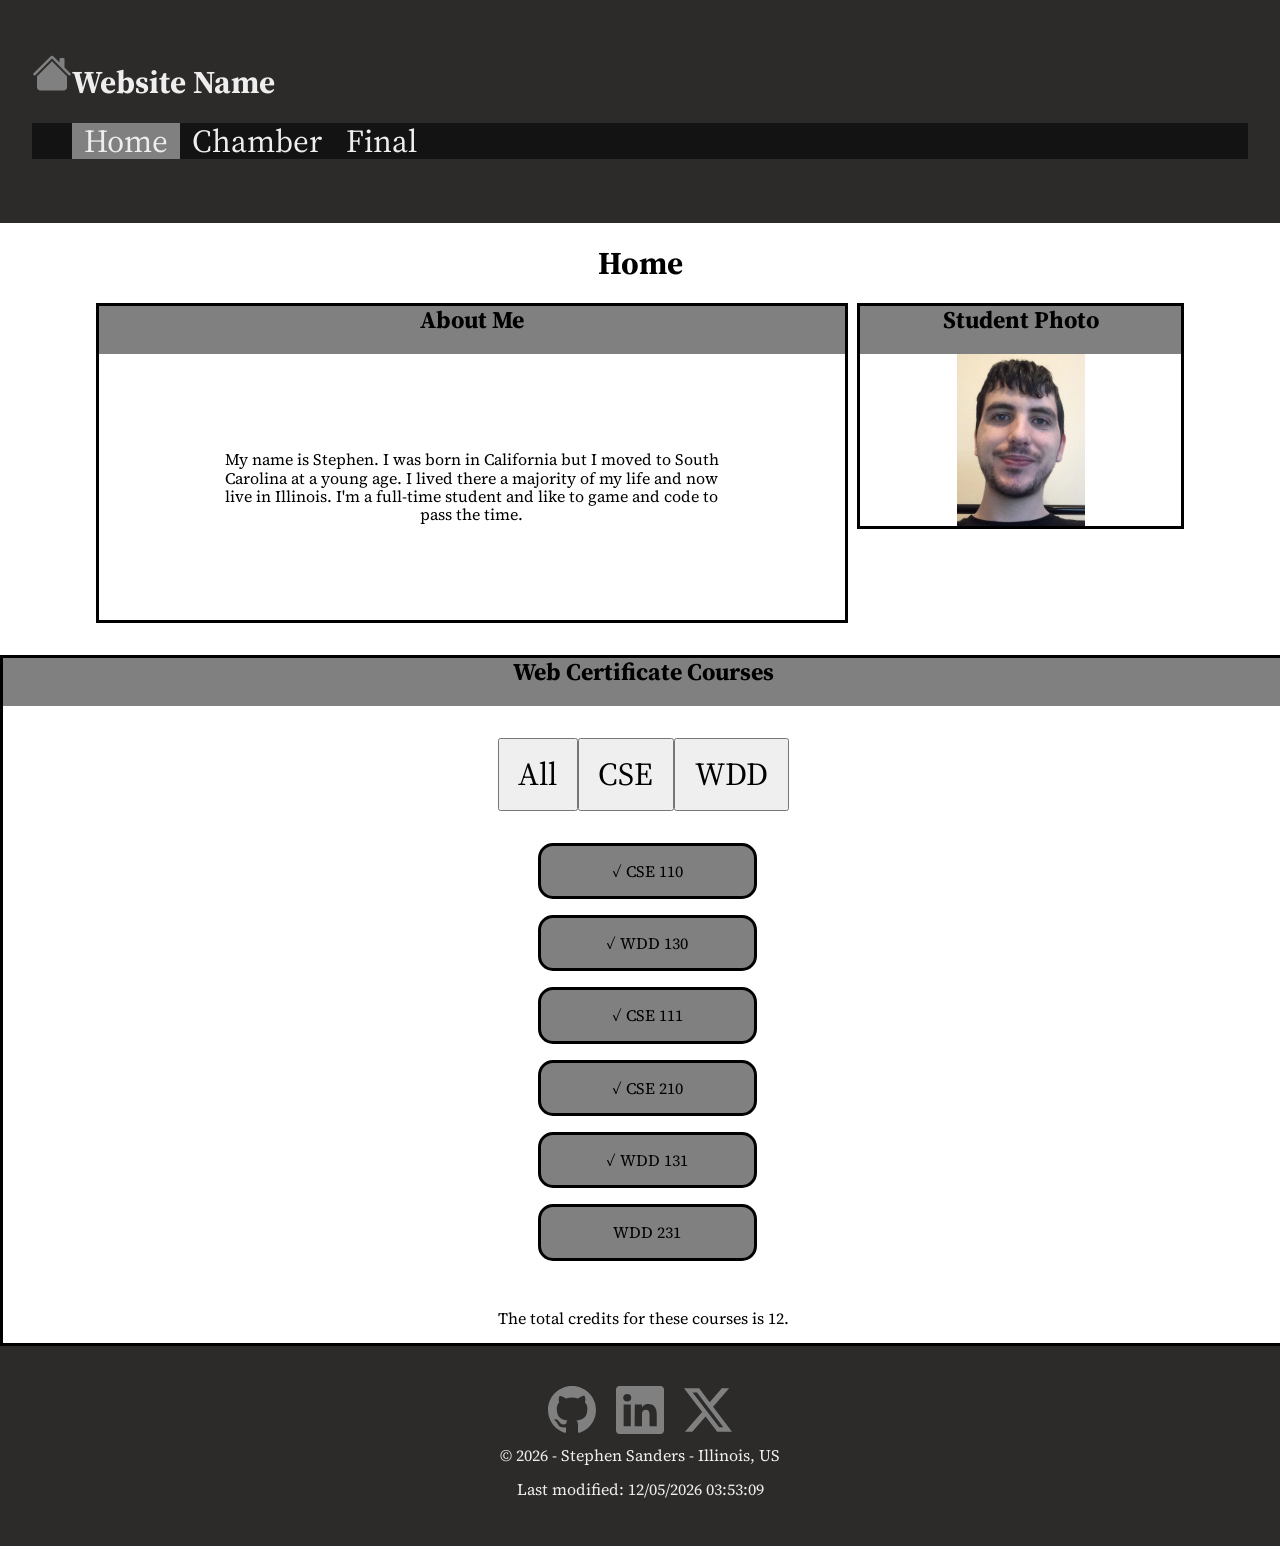
<file: index.html>
<!DOCTYPE html>
<html lang="en">
<head>
    <meta charset="UTF-8">
    <meta name="viewport" content="width=device-width, initial-scale=1.0">
        <meta name="author" content="Stephen Sanders">
    <meta name="description" 
        content="Webpage by Stephen Sanders for WDD 231 - Web Frontend Development. Home page with various student info and links to projects.">
    <title>WDD 231 - Web Frontend Development - Stephen Sanders</title>

    <meta property="og:title" content="Index">
    <meta property="og:description" content="A navigation page for WDD 231 course work.">
    <meta property="og:url" content="https://noctumbras.github.io/wdd231">
    <meta property="og:image" content="https://www.apple.com/ac/structured-data/images/open_graph_logo.png?202110180743">

    <link rel="stylesheet" href="styles/normalize.css">
    <link rel="stylesheet" href="styles/index_small.css">
    <link rel="stylesheet" href="styles/index_larger.css">

    <script src="scripts/footer.js" defer></script>
    <script src="scripts/nav.js" defer></script>
    <script src="scripts/index.js" defer></script>

    <link rel="preconnect" href="https://fonts.googleapis.com">
    <link rel="preconnect" href="https://fonts.gstatic.com" crossorigin>
    <link href="https://fonts.googleapis.com/css2?family=Source+Serif+4:ital,opsz,wght@0,8..60,200..900;1,8..60,200..900&display=swap" rel="stylesheet">
</head>
<body>
    <header>
        <h1><img src="images/house-fill.svg" alt="logo of a home">Website Name</h1>

        <button id="nav-button"></button>
        <nav id="nav-bar" class="navigation">
            <ul>
                <li class="current"><a href="#">Home</a></li>
                <li><a href="chamber/index.html">Chamber</a></li>
                <li><a href="final_project/home.html">Final</a></li>
            </ul>
        </nav>
    </header>

    <main>
        <h1>Home</h1>
        <section class="card" id="card-about-me">
            <h2>About Me</h2>
            <p>My name is Stephen. I was born in California but I moved to South Carolina at a young age.
                I lived there a majority of my life and now live in Illinois. I'm a full-time student and 
                like to game and code to pass the time.
            </p>
        </section>

        <section class="card" id="card-photo">
            <h2>Student Photo</h2>
            <img src="images/selfie.webp" alt="An image of the webpage creator.">
        </section>

        <section class="card" id="card-courses">
            <h2>Web Certificate Courses</h2>
            <div>
                <div id="filter-buttons-container">
                    <button id="filter-all">All</button>
                    <button id="filter-cse">CSE</button>
                    <button id="filter-wdd">WDD</button>
                </div>
                <ul id="course-list"></ul>
                <p id="credits"></p>
            </div>
        </section>
    </main>

    <footer>
        <div class="socials">
            <a href="https://github.com/"><img src="images/github.svg" alt="github logo"></a>
            <a href="https://www.linkedin.com"><img src="images/linkedin.svg" alt="linkedin logo"></a>
            <a href="https://x.com"><img src="images/twitter-x.svg" alt="x logo"></a>
        </div>
        <span id="current-year"></span>
        <p id="last-modified"></p>
    </footer>
</body>
</html>
</file>
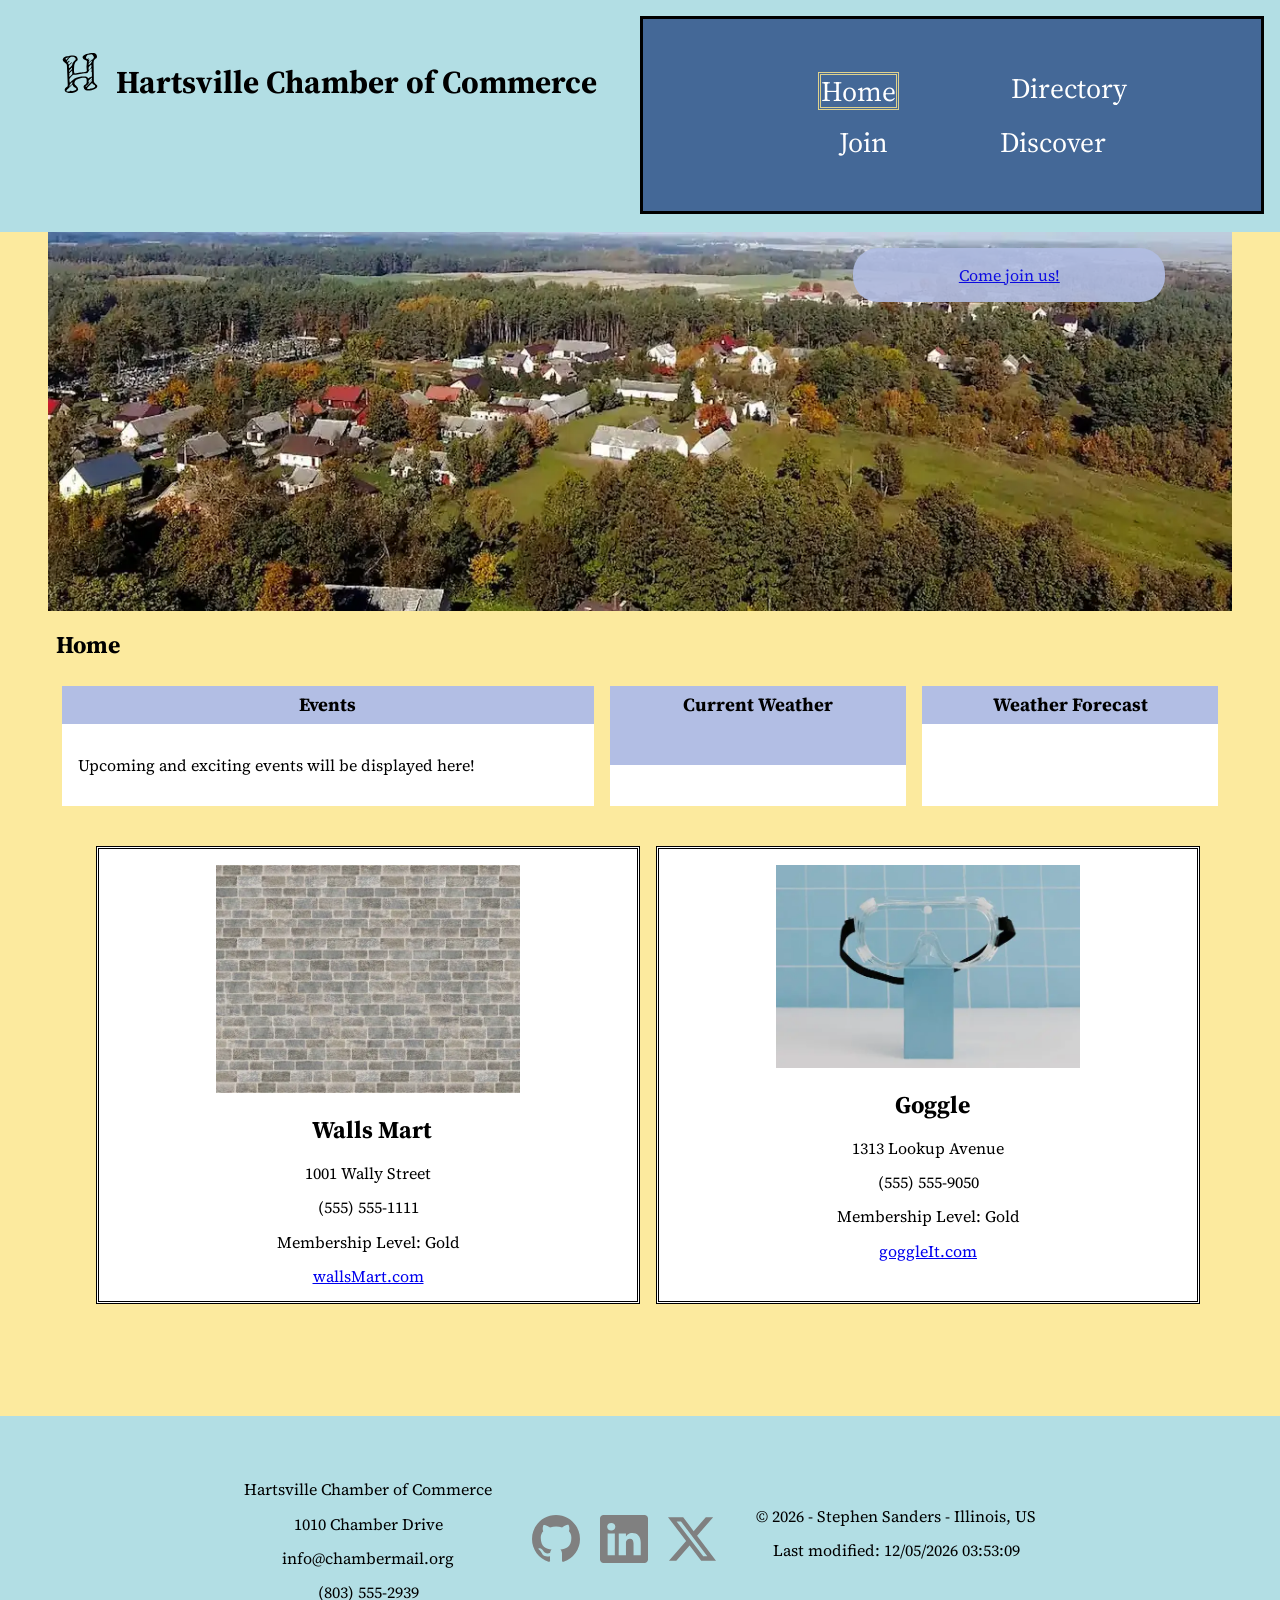
<file: chamber/index.html>
<!DOCTYPE html>
<html lang="en">
<head>
    <meta charset="UTF-8">
    <meta name="viewport" content="width=device-width, initial-scale=1.0">
    <meta name="author" content="Stephen Sanders">
    <meta name="description" 
        content="Webpage by Stephen Sanders for WDD 231 - Web Frontend Development. Chamber of Commerce home page.">
    <title>Chamber Home - WDD 231 - Web Frontend Development - Stephen Sanders</title>

    <meta property="og:title" content="Chamber Directory - WDD 231 - Web Frontend Development - Stephen Sanders">
    <meta property="og:description" content="Webpage by Stephen Sanders for WDD 231 - Web Frontend Development. Chamber of Commerce home page.">
    <meta property="og:url" content="https://noctumbras.github.io/wdd231/chamber/index.html">
    <meta property="og:image" content="https://noctumbras.github.io/wdd231/chamber/images/home_image.jpg">

    <link rel="icon" href="images/favicon.ico">

    <link rel="stylesheet" href="../styles/normalize.css">
    <link rel="stylesheet" href="styles/header.css">
    <link rel="stylesheet" href="styles/footer.css">
    <link rel="stylesheet" href="styles/small.css">
    <link rel="stylesheet" href="styles/large.css">

    <script src="../scripts/footer.js" defer></script>
    <script src="../scripts/nav.js" defer></script>
    <script src="scripts/index.js" defer></script>

    <link rel="preconnect" href="https://fonts.googleapis.com">
    <link rel="preconnect" href="https://fonts.gstatic.com" crossorigin>
    <link href="https://fonts.googleapis.com/css2?family=Source+Serif+4:ital,opsz,wght@0,8..60,200..900;1,8..60,200..900&display=swap" rel="stylesheet">
</head>
<body>
    <header>
        <h1><img src="images/letter-h.svg" alt="logo of the letter H" loading="lazy">Hartsville Chamber of Commerce</h1>

        <button id="nav-button" aria-label="Hamburger Button"></button>
        <nav id="nav-bar" class="navigation">
            <ul>
                <li class="current"><a href="#">Home</a></li>
                <li><a href="directory.html">Directory</a></li>
                <li><a href="join.html">Join</a></li>
                <li><a href="discover.html">Discover</a></li>
            </ul>
        </nav>
    </header>

    <main>
        <section id="hero-image-section">
            <picture id="hero-image">
                <source srcset="images/hero-image-medium.webp" media="(min-width: 500px)" width="1280" height="406">
                <img src="images/hero-image-small.webp" alt="hero image" width="320" height="240" loading="lazy">
            </picture>
            <section id="call-to-action">
                <a href="#">Come join us!</a>
            </section>
        </section>

        <h2>Home</h2>
        <section id="home-cards-section">
            <section class="home-card" id="current-events">
                <h3>Events</h3>
                <p>Upcoming and exciting events will be displayed here!</p>
            </section>
            <section class="home-card" id="current-weather">
                <h3>Current Weather</h3>
                <section id="weather-info"></section>
            </section>
            <section class="home-card" id="weather-forecast">
                <h3>Weather Forecast</h3>
            </section>
            <section id="spotlights"></section>
        </section>
    </main>

    <footer>
        <div id="contact-info">
            <p>Hartsville Chamber of Commerce</p>
            <p>1010 Chamber Drive</p>
            <p>info@chambermail.org</p>
            <p>(803) 555-2939</p>
        </div>
        

        <div class="socials">
            <a href="https://github.com/"><img src="../images/github.svg" alt="github logo" loading="lazy"></a>
            <a href="https://www.linkedin.com"><img src="../images/linkedin.svg" alt="linkedin logo" loading="lazy"></a>
            <a href="https://x.com"><img src="../images/twitter-x.svg" alt="x logo" loading="lazy"></a>
        </div>

        <div id="copyright-info">
            <span id="current-year"></span>
            <p id="last-modified"></p>
        </div>
    </footer>
</body>
</html>
</file>
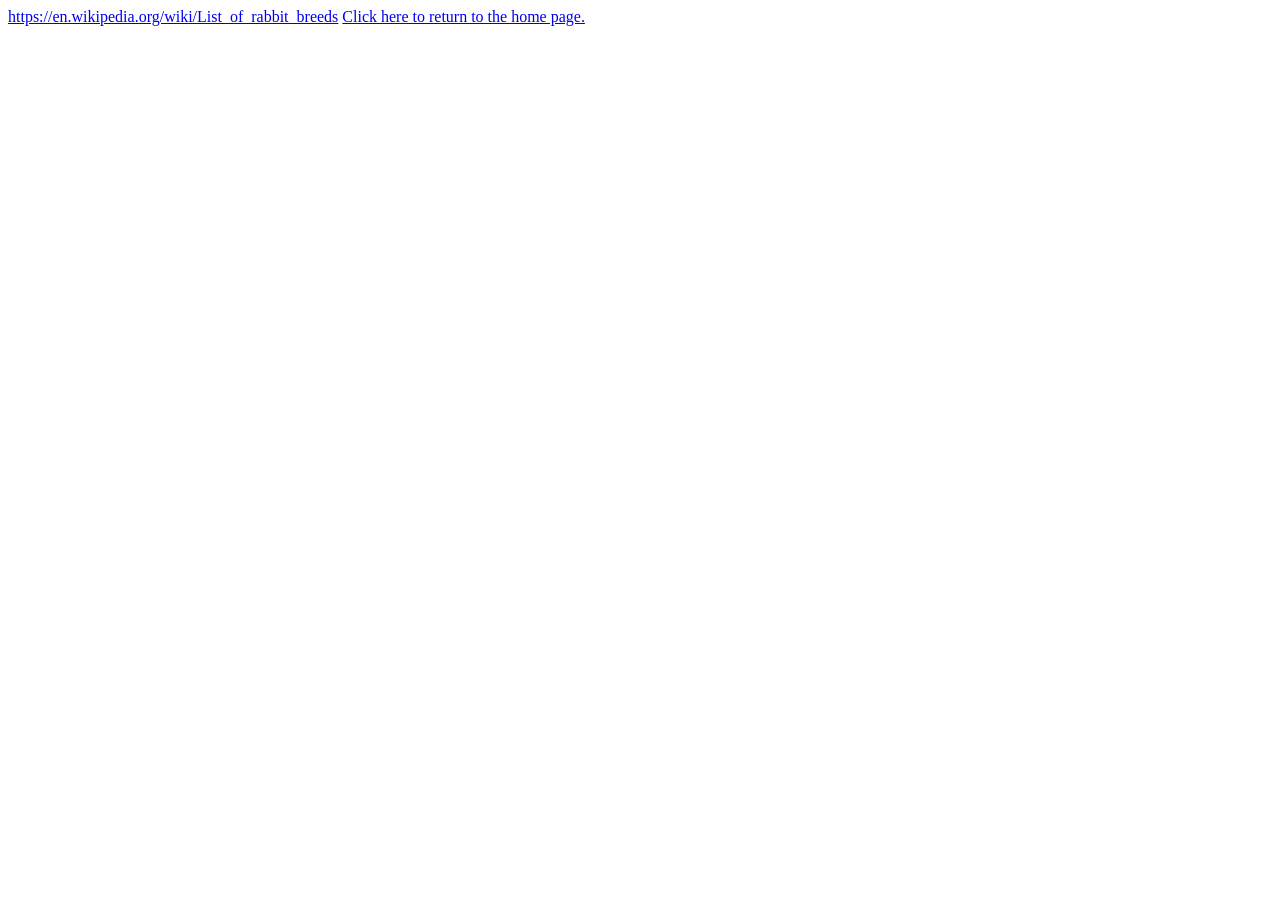
<file: attributions.html>
<!DOCTYPE html>
<html lang="en">
<head>
    <meta charset="UTF-8">
    <meta name="viewport" content="width=device-width, initial-scale=1.0">
    <title>Attributions</title>
</head>
<body>
    <a href="https://en.wikipedia.org/wiki/List_of_rabbit_breeds">https://en.wikipedia.org/wiki/List_of_rabbit_breeds</a>
    <a href="home.html">Click here to return to the home page.</a>
</body>
</html>
</file>
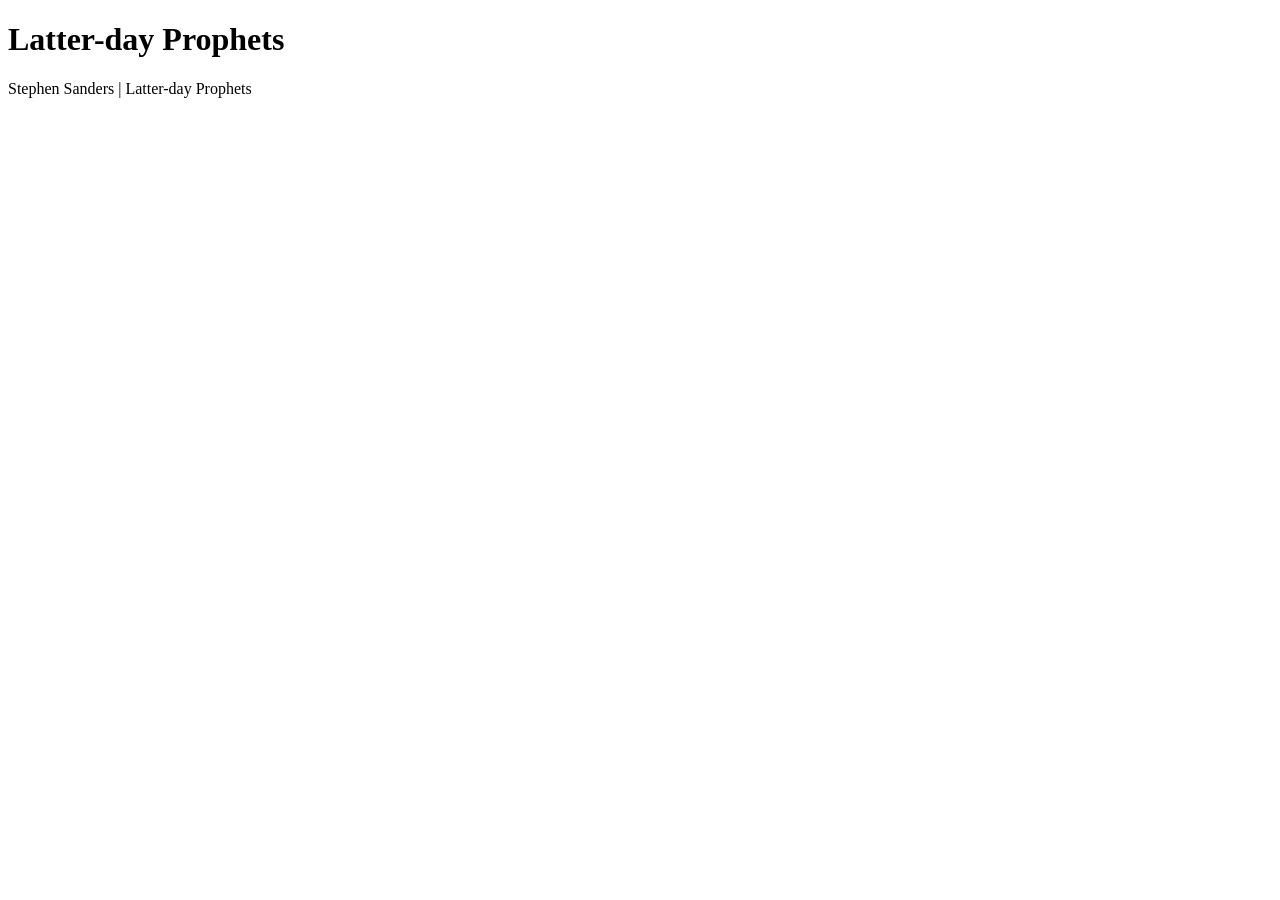
<file: prophets.html>
<!DOCTYPE html>
<html lang="en">
<head>
    <meta charset="UTF-8">
    <meta name="viewport" content="width=device-width, initial-scale=1.0">
    <title>Document</title>

    <link rel="stylesheet" href="styles/prophets.css">
    <script src="scripts/prophets.js" defer></script>
</head>
<body>
    <header>
      <h1>Latter-day Prophets</h1>
    </header>
    <main>
      <div id="cards"></div>
    </main>
    <footer>
      Stephen Sanders | Latter-day Prophets
    </footer>
</body>
</html>
</file>
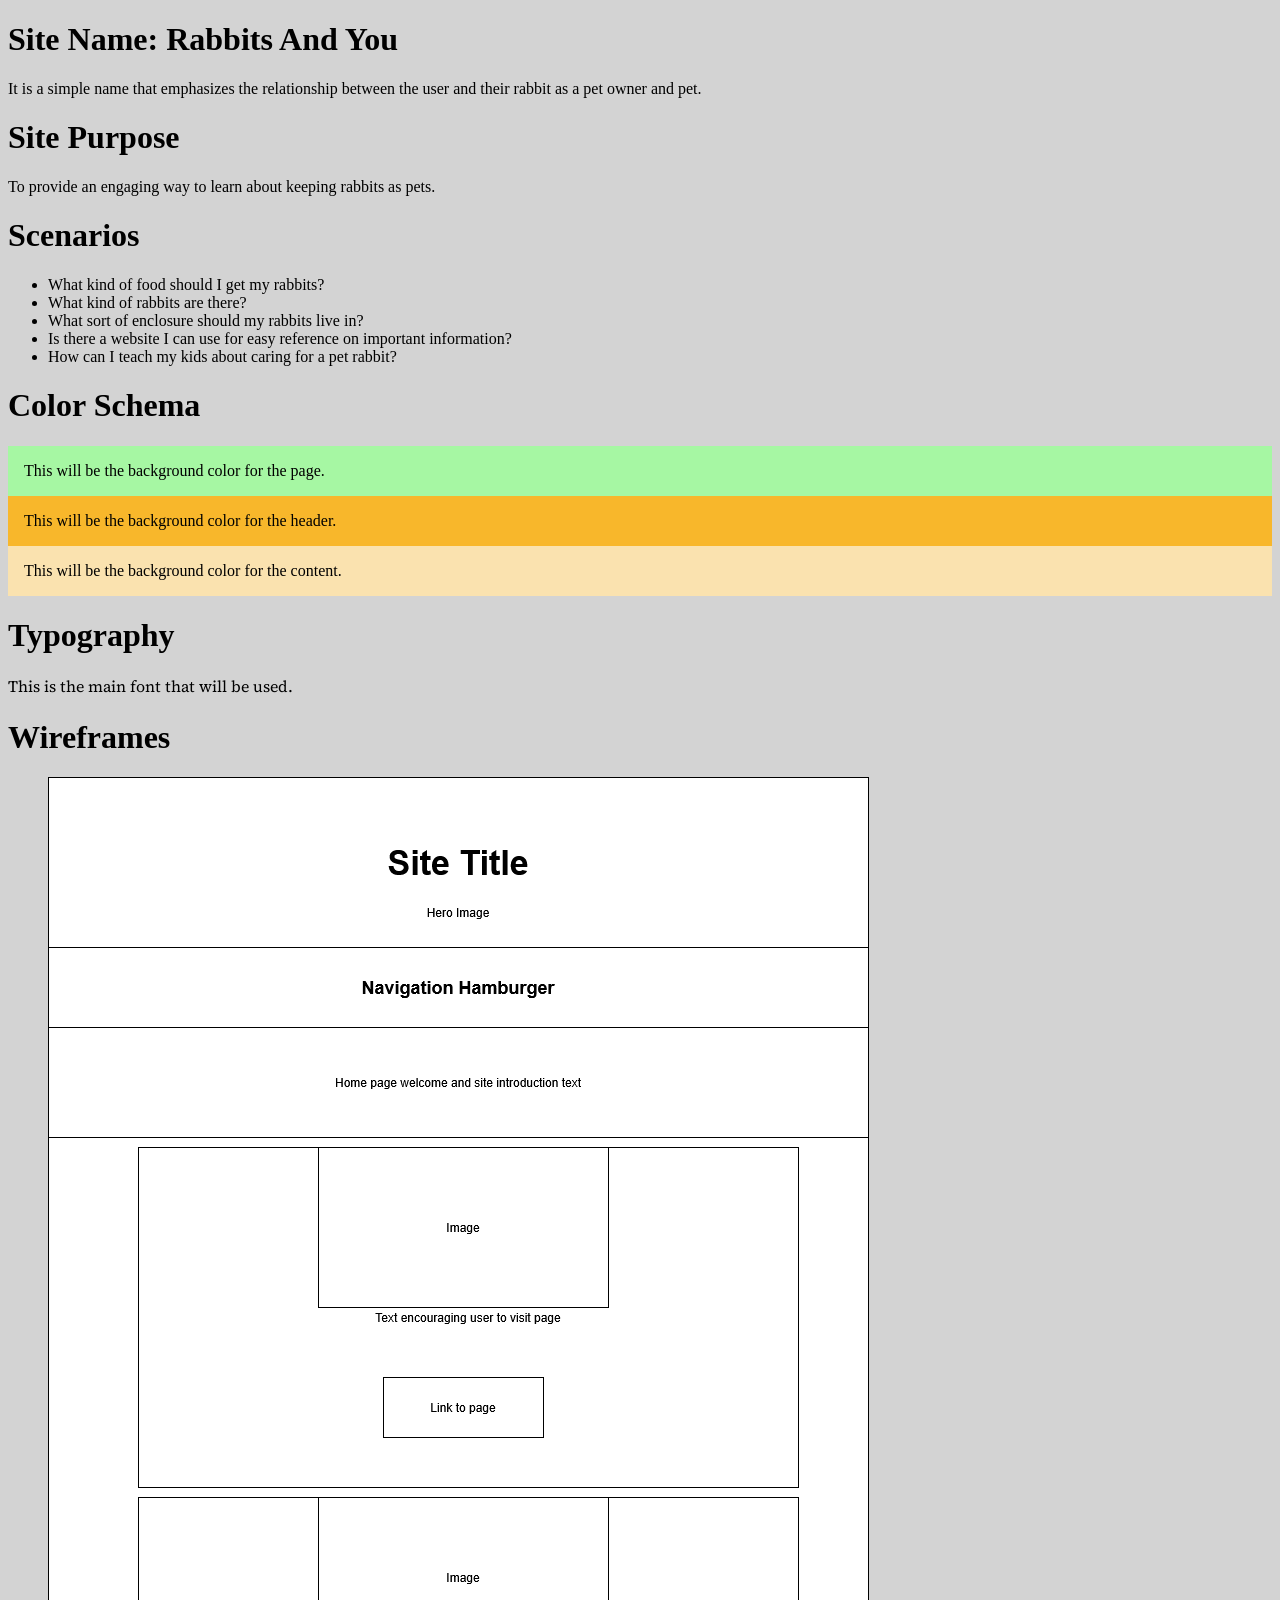
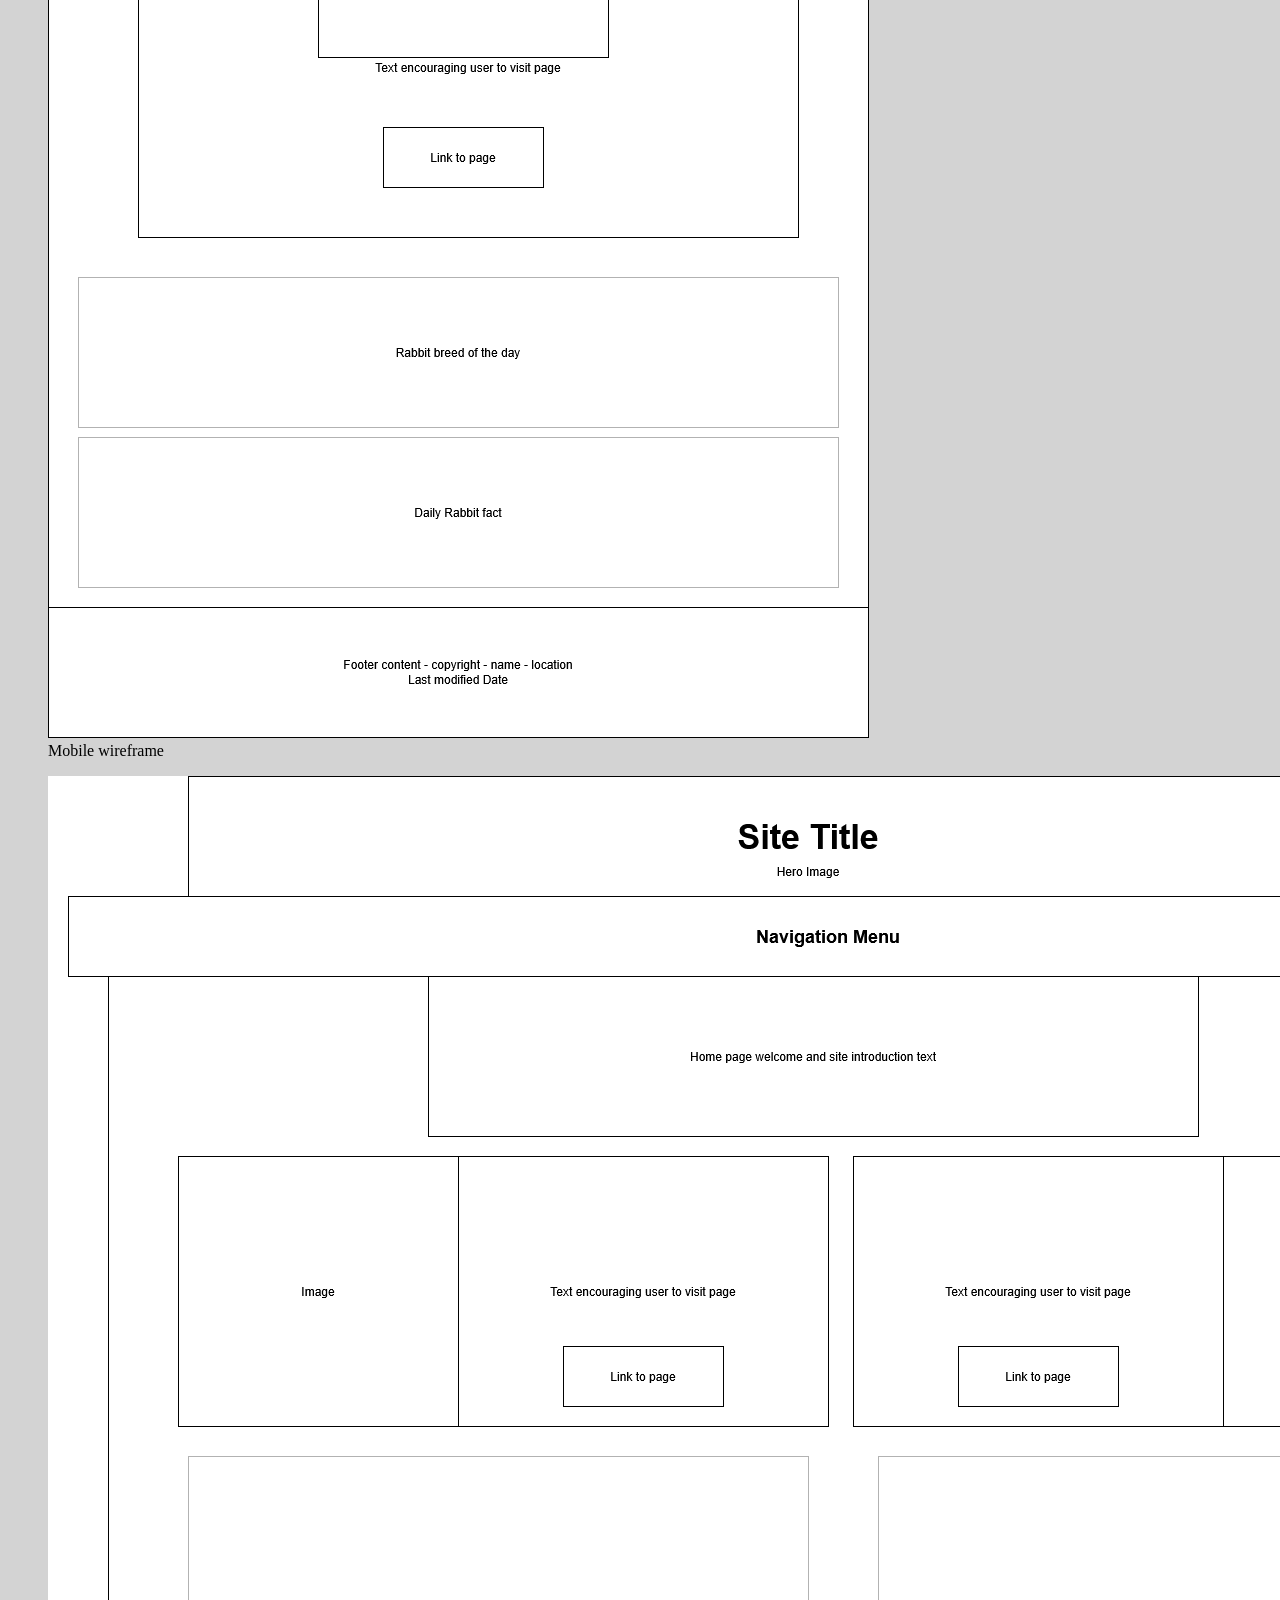
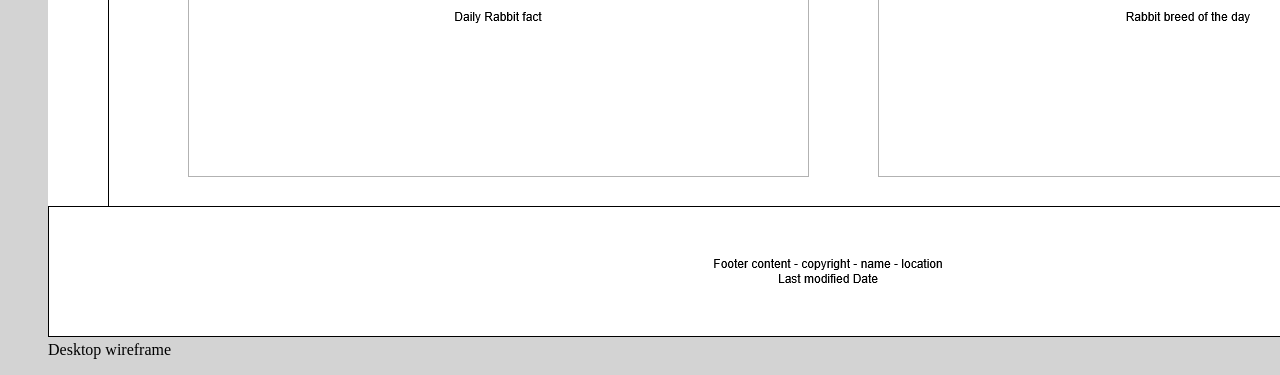
<file: siteplan.html>
<!DOCTYPE html>
<html lang="en">
<head>
    <meta charset="UTF-8">
    <meta name="viewport" content="width=device-width, initial-scale=1.0">
        <meta name="author" content="Stephen Sanders">
    <meta name="description" 
        content="Webpage by Stephen Sanders for WDD 231 - Web Frontend Development. Siteplan for Project.">
    <title>WDD231 - Project Siteplan - Stephen Sanders</title>
    <link rel="stylesheet" href="styles/siteplan.css">

    <link rel="preconnect" href="https://fonts.googleapis.com">
    <link rel="preconnect" href="https://fonts.gstatic.com" crossorigin>
    <link href="https://fonts.googleapis.com/css2?family=Source+Serif+4:ital,opsz,wght@0,8..60,200..900;1,8..60,200..900&display=swap" rel="stylesheet">
</head>
<body>
    <h1>Site Name: Rabbits And You</h1>
    <p>It is a simple name that emphasizes the relationship between the user and their rabbit as a pet owner and pet.</p>
    <h1>Site Purpose</h1>
    <p>To provide an engaging way to learn about keeping rabbits as pets.</p>
    <div>
        <h1>Scenarios</h1>
        <ul>
            <li>What kind of food should I get my rabbits?</li>
            <li>What kind of rabbits are there?</li>
            <li>What sort of enclosure should my rabbits live in?</li>
            <li>Is there a website I can use for easy reference on important information?</li>
            <li>How can I teach my kids about caring for a pet rabbit?</li>
        </ul>
    </div>
    <h1>Color Schema</h1>
    <div id="page-background-color">This will be the background color for the page.</div>
    <div id="header-background-color">This will be the background color for the header.</div>
    <div id="content-background-color">This will be the background color for the content.</div>
    <h1>Typography</h1>
    <p id="font-one">This is the main font that will be used.</p>
    <h1>Wireframes</h1>
    <figure>
        <img src="images/mobile-wireframe.png" alt="Mobile website wireframe">
        <figcaption>Mobile wireframe</figcaption>
    </figure>
    <figure>
        <img src="images/desktop-wireframe.png" alt="Desktop website wireframe">
        <figcaption>Desktop wireframe</figcaption>
    </figure>
</body>
</html>
</file>
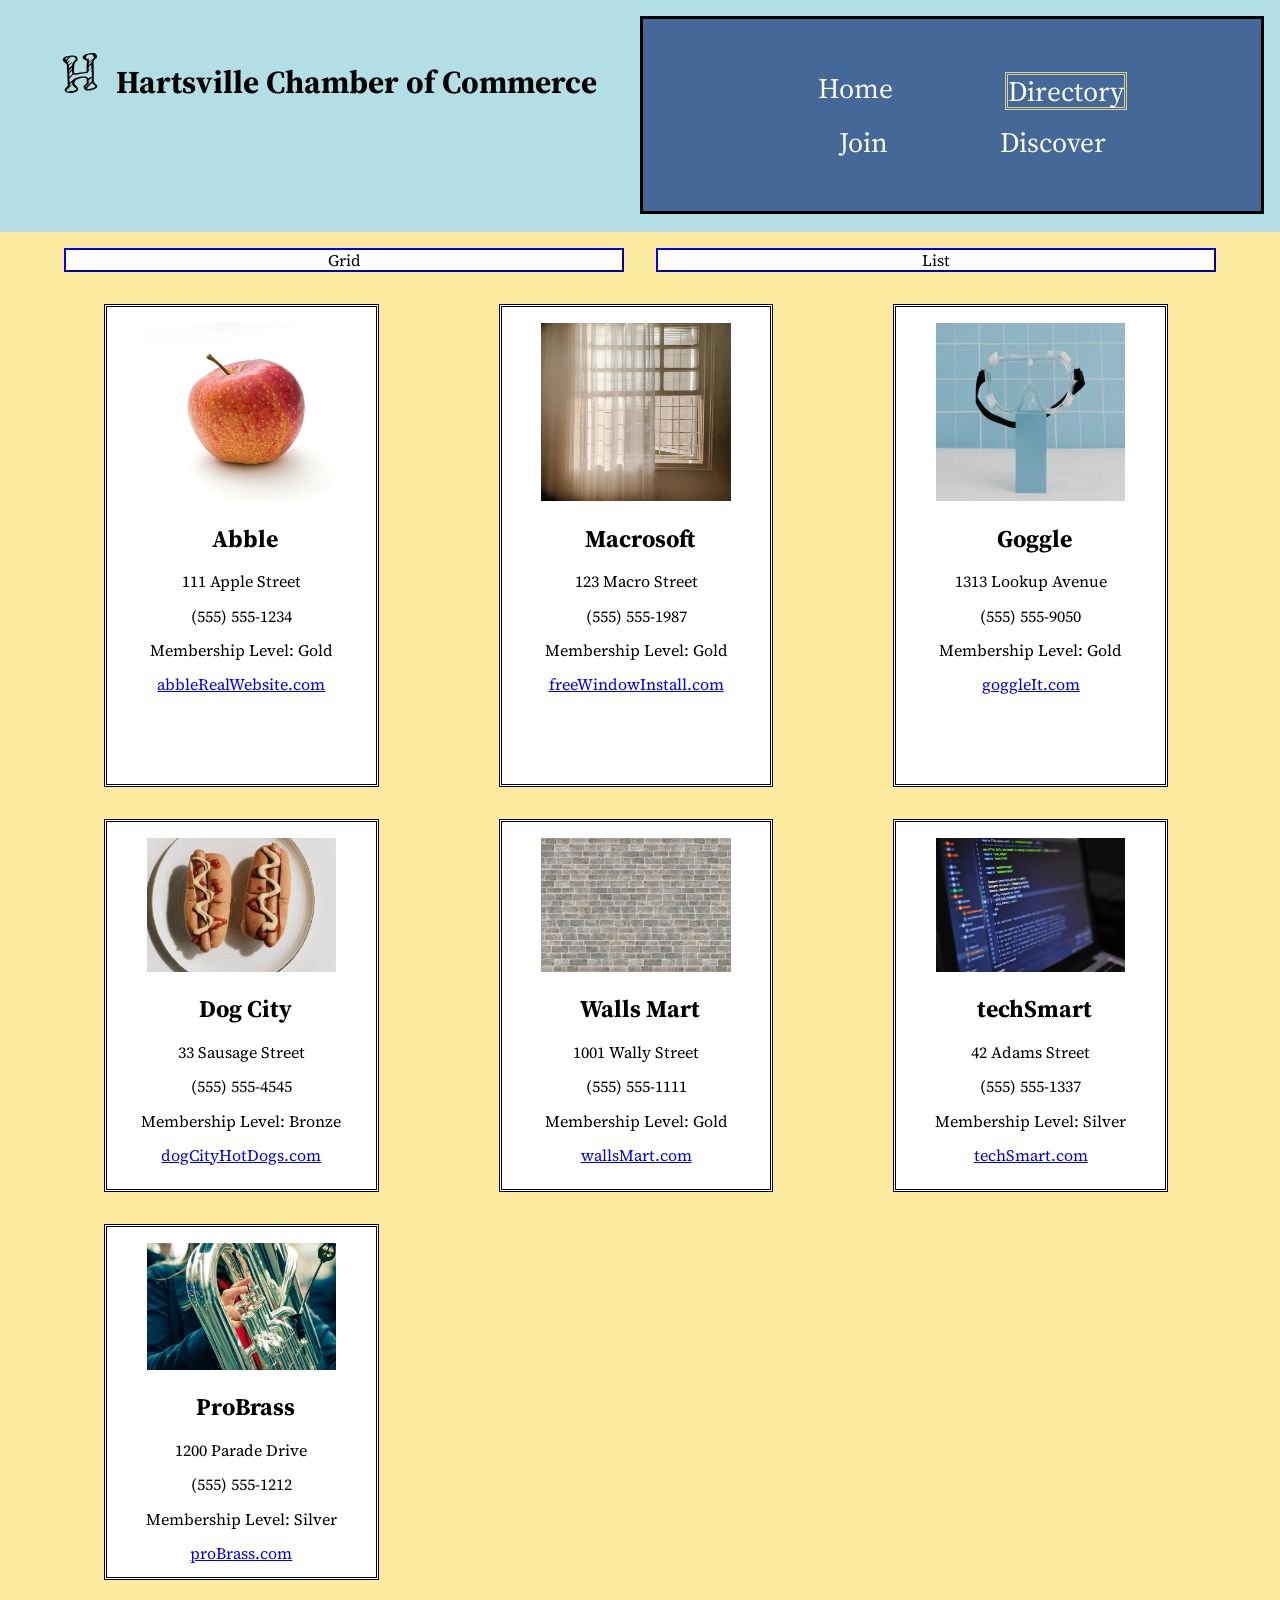
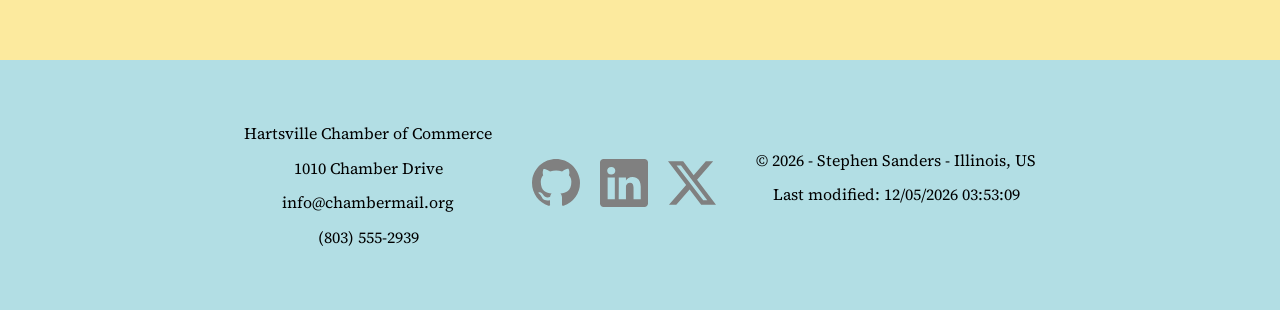
<file: chamber/directory.html>
<!DOCTYPE html>
<html lang="en">
<head>
    <meta charset="UTF-8">
    <meta name="viewport" content="width=device-width, initial-scale=1.0">
    <meta name="author" content="Stephen Sanders">
    <meta name="description" 
        content="Webpage by Stephen Sanders for WDD 231 - Web Frontend Development. Chamber of Commerce directory page.">
    <title>Chamber Directory - WDD 231 - Web Frontend Development - Stephen Sanders</title>

    <meta property="og:title" content="Chamber Directory - WDD 231 - Web Frontend Development - Stephen Sanders">
    <meta property="og:description" content="Webpage by Stephen Sanders for WDD 231 - Web Frontend Development. Chamber of Commerce directory page.">
    <meta property="og:url" content="https://noctumbras.io/wdd231/chamber/directory.html">
    <meta property="og:image" content="https://github.com/Noctumbras/wdd231/blob/master/chamber/images/directory_image.jpg">

    <link rel="icon" href="images/favicon.ico">

    <link rel="stylesheet" href="../styles/normalize.css">
    <link rel="stylesheet" href="styles/header.css">
    <link rel="stylesheet" href="styles/footer.css">
    <link rel="stylesheet" href="styles/small.css">
    <link rel="stylesheet" href="styles/large.css">

    <script src="../scripts/footer.js" defer></script>
    <script src="../scripts/nav.js" defer></script>
    <script src="scripts/directory.js" defer></script>

    <link rel="preconnect" href="https://fonts.googleapis.com">
    <link rel="preconnect" href="https://fonts.gstatic.com" crossorigin>
    <link href="https://fonts.googleapis.com/css2?family=Source+Serif+4:ital,opsz,wght@0,8..60,200..900;1,8..60,200..900&display=swap" rel="stylesheet">
</head>
<body>
    <header>
        <h1><img src="images/letter-h.svg" alt="logo of the letter H">Hartsville Chamber of Commerce</h1>

        <button id="nav-button"></button>
        <nav id="nav-bar" class="navigation">
            <ul>
                <li><a href="index.html">Home</a></li>
                <li class="current"><a href="#">Directory</a></li>
                <li><a href="join.html">Join</a></li>
                <li><a href="discover.html">Discover</a></li>
            </ul>
        </nav>
    </header>

    <main>
        <div id="directory-buttons">
            <button id="grid-view">Grid</button>
            <button id="column-view">List</button>
        </div>
        <ul id="companies-grid"></ul>
        <ul id="companies-list"></ul>
    </main>

    <footer>
        <div id="contact-info">
            <p>Hartsville Chamber of Commerce</p>
            <p>1010 Chamber Drive</p>
            <p>info@chambermail.org</p>
            <p>(803) 555-2939</p>
        </div>
        

        <div class="socials">
            <a href="https://github.com/"><img src="../images/github.svg" alt="github logo"></a>
            <a href="https://www.linkedin.com"><img src="../images/linkedin.svg" alt="linkedin logo"></a>
            <a href="https://x.com"><img src="../images/twitter-x.svg" alt="x logo"></a>
        </div>

        <div id="copyright-info">
            <span id="current-year"></span>
            <p id="last-modified"></p>
        </div>
    </footer>
</body>
</html>
</file>
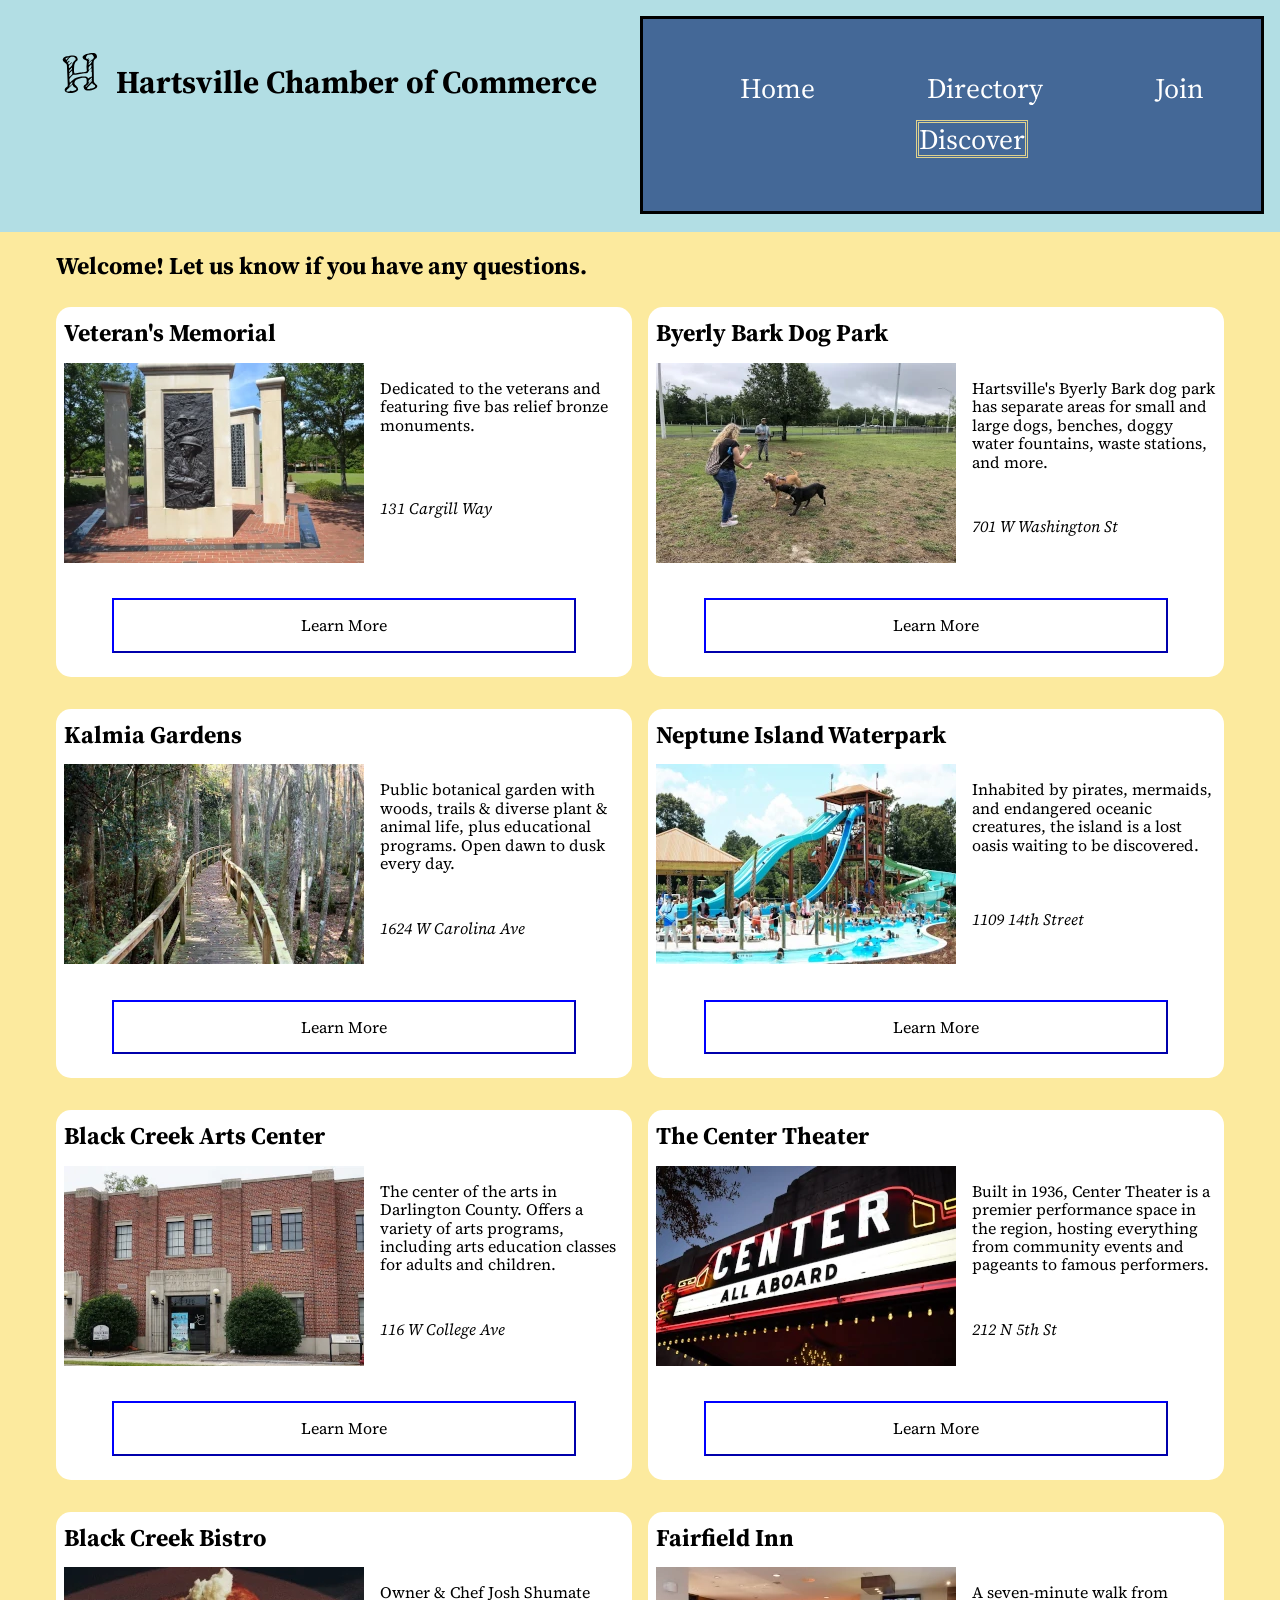
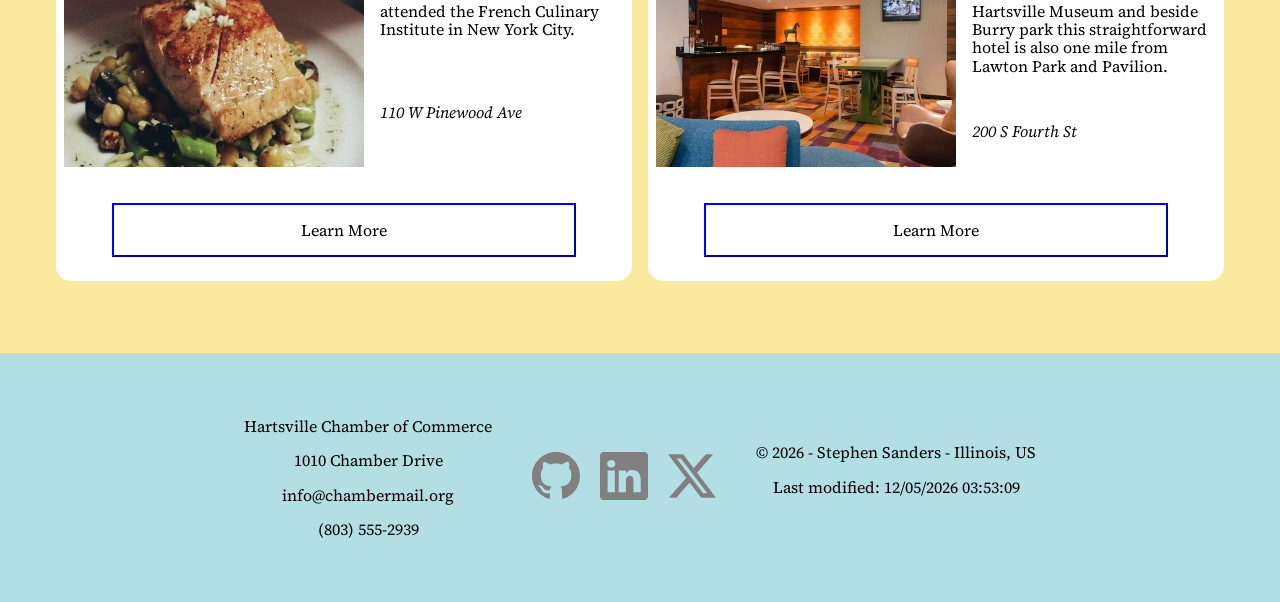
<file: chamber/discover.html>
<!DOCTYPE html>
<html lang="en">
<head>
    <meta charset="UTF-8">
    <meta name="viewport" content="width=device-width, initial-scale=1.0">
    <meta name="author" content="Stephen Sanders">
    <meta name="description" 
        content="Webpage by Stephen Sanders for WDD 231 - Web Frontend Development. Chamber of Commerce discover page.">
    <title>Chamber Discover - WDD 231 - Web Frontend Development - Stephen Sanders</title>

    <meta property="og:title" content="Chamber Discover - WDD 231 - Web Frontend Development - Stephen Sanders">
    <meta property="og:description" content="Webpage by Stephen Sanders for WDD 231 - Web Frontend Development. Chamber of Commerce discover page.">
    <meta property="og:url" content="https://noctumbras.github.io/wdd231/chamber/discover.html">
    <meta property="og:image" content="https://noctumbras.github.io/wdd231/chamber/images/discover_image.jpg">

    <link rel="icon" href="images/favicon.ico">

    <link rel="stylesheet" href="../styles/normalize.css">
    <link rel="stylesheet" href="styles/header.css">
    <link rel="stylesheet" href="styles/footer.css">
    <link rel="stylesheet" href="styles/small.css">
    <link rel="stylesheet" href="styles/large.css">

    <script src="../scripts/footer.js" defer></script>
    <script src="../scripts/nav.js" defer></script>
    <script src="scripts/discover.js" type="module"></script>

    <link rel="preconnect" href="https://fonts.googleapis.com">
    <link rel="preconnect" href="https://fonts.gstatic.com" crossorigin>
    <link href="https://fonts.googleapis.com/css2?family=Source+Serif+4:ital,opsz,wght@0,8..60,200..900;1,8..60,200..900&display=swap" rel="stylesheet">
</head>
<body>
    <header>
        <h1><img src="images/letter-h.svg" alt="logo of the letter H">Hartsville Chamber of Commerce</h1>

        <button id="nav-button" aria-label="Hamburger Button"></button>
        <nav id="nav-bar" class="navigation">
            <ul>
                <li><a href="index.html">Home</a></li>
                <li><a href="directory.html">Directory</a></li>
                <li><a href="join.html">Join</a></li>
                <li class="current"><a href="#">Discover</a></li>
            </ul>
        </nav>
    </header>

    <main>
        <h2 id="welcome-back">Welcome! Let us know if you have any questions.</h2>
        <div id="place-cards-div"></div>
    </main>

    <footer>
        <div id="contact-info">
            <p>Hartsville Chamber of Commerce</p>
            <p>1010 Chamber Drive</p>
            <p>info@chambermail.org</p>
            <p>(803) 555-2939</p>
        </div>
        

        <div class="socials">
            <a href="https://github.com/"><img src="../images/github.svg" alt="github logo"></a>
            <a href="https://www.linkedin.com"><img src="../images/linkedin.svg" alt="linkedin logo"></a>
            <a href="https://x.com"><img src="../images/twitter-x.svg" alt="x logo"></a>
        </div>

        <div id="copyright-info">
            <span id="current-year"></span>
            <p id="last-modified"></p>
        </div>
    </footer>
</body>
</html>
</file>
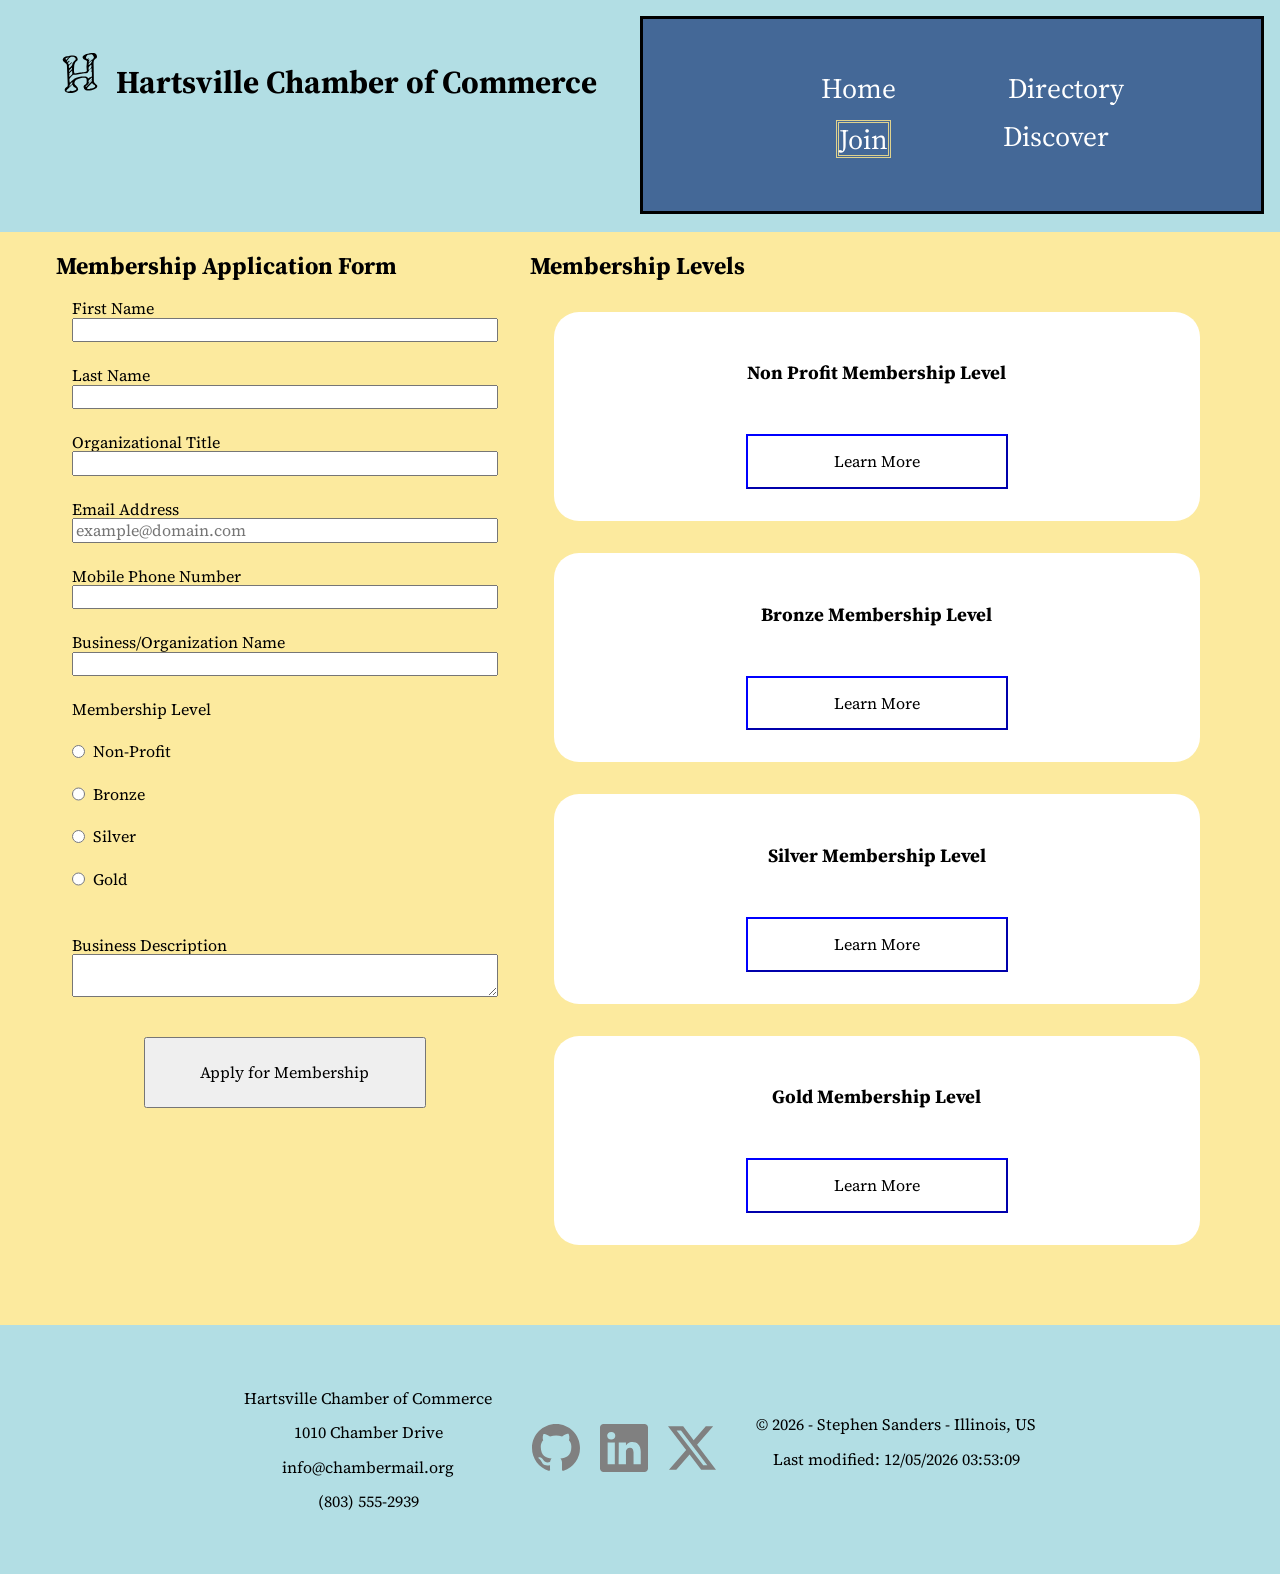
<file: chamber/join.html>
<!DOCTYPE html>
<html lang="en">
<head>
    <meta charset="UTF-8">
    <meta name="viewport" content="width=device-width, initial-scale=1.0">
    <meta name="author" content="Stephen Sanders">
    <meta name="description" 
        content="Webpage by Stephen Sanders for WDD 231 - Web Frontend Development. Chamber of Commerce join page.">
    <title>Chamber Join - WDD 231 - Web Frontend Development - Stephen Sanders</title>

    <meta property="og:title" content="Chamber Join - WDD 231 - Web Frontend Development - Stephen Sanders">
    <meta property="og:description" content="Webpage by Stephen Sanders for WDD 231 - Web Frontend Development. Chamber of Commerce join page.">
    <meta property="og:url" content="https://noctumbras.github.io/wdd231/chamber/index.html">
    <meta property="og:image" content="https://noctumbras.github.io/wdd231/chamber/images/join_image.jpg">

    <link rel="icon" href="images/favicon.ico">

    <link rel="stylesheet" href="../styles/normalize.css">
    <link rel="stylesheet" href="styles/header.css">
    <link rel="stylesheet" href="styles/footer.css">
    <link rel="stylesheet" href="styles/small.css">
    <link rel="stylesheet" href="styles/large.css">

    <script src="../scripts/footer.js" defer></script>
    <script src="../scripts/nav.js" defer></script>
    <script src="scripts/join.js" defer></script>

    <link rel="preconnect" href="https://fonts.googleapis.com">
    <link rel="preconnect" href="https://fonts.gstatic.com" crossorigin>
    <link href="https://fonts.googleapis.com/css2?family=Source+Serif+4:ital,opsz,wght@0,8..60,200..900;1,8..60,200..900&display=swap" rel="stylesheet">
</head>
<body>
    <header>
        <h1><img src="images/letter-h.svg" alt="logo of the letter H" loading="lazy">Hartsville Chamber of Commerce</h1>

        <button id="nav-button" aria-label="Hamburger Button"></button>
        <nav id="nav-bar" class="navigation">
            <ul>
                <li><a href="index.html">Home</a></li>
                <li><a href="directory.html">Directory</a></li>
                <li class="current"><a href="#">Join</a></li>
                <li><a href="discover.html">Discover</a></li>
            </ul>
        </nav>
    </header>

    <main>
        <div id="join-grid">
            <form method="get" action="thankyou.html">
                <h2>Membership Application Form</h2>

                <label>First Name<input type="text" name="first-name" title="Your First Name" autocomplete="given-name" required></label>
                <label>Last Name<input type="text" name="last-name" title="Your Last Name" autocomplete="family-name" required></label>
                <label>Organizational Title<input type="text" 
                                            name="organizational-title" 
                                            title="At least 7 characters. Use only alpha characters, -, and spaces"
                                            pattern="[A-Za-z\s\-]{7,}" 
                                            autocomplete="organization-title" 
                                            required></label>
                <label>Email Address<input type="email" 
                                            name="email" 
                                            title="Your email formatted as: example@domain.com" 
                                            autocomplete="email"
                                            placeholder="example@domain.com"
                                            required></label>
                <label>Mobile Phone Number<input type="tel" 
                                            name="phone-number" 
                                            title="Your number formatted as X-XXX-XXX-XXXX"
                                            autocomplete="tel"
                                            required></label>
                <label>Business/Organization Name<input type="text" 
                                            name="business-name" 
                                            title="Your Organization's Name" 
                                            autocomplete="organization" 
                                            required></label>

                <label>Membership Level</label>
                <div id="membership-radio">
                    <label><input type="radio" id="non-profit" name="membership-level" value="np" required>Non-Profit</label>
                    <label><input type="radio" id="bronze" name="membership-level" value="bronze" required>Bronze</label>
                    <label><input type="radio" id="silver" name="membership-level" value="silver" required>Silver</label>
                    <label><input type="radio" id="gold" name="membership-level" value="gold" required>Gold</label>
                </div>

                <label><input type="hidden" name="timestamp" id="timestamp"></label>

                <label>Business Description
                    <textarea 
                        id="business-description" 
                        name="business-description" 
                        title="A description of your business">
                    </textarea>
                </label>

                <input type="submit" value="Apply for Membership">
            </form>

            <section id="membership-cards-section">
                <h2>Membership Levels</h2>

                <section id="non-profit-card" class="membership-card">
                    <h3>Non Profit Membership Level</h3>
                    <button id="non-profit-modal-open">Learn More</button>
                </section>
                <section id="bronze-card" class="membership-card">
                    <h3>Bronze Membership Level</h3>
                    <button id="bronze-modal-open">Learn More</button>
                </section>
                <section id="silver-card" class="membership-card">
                    <h3>Silver Membership Level</h3>
                    <button id="silver-modal-open">Learn More</button>
                </section>
                <section id="gold-card" class="membership-card">
                    <h3>Gold Membership Level</h3>
                    <button id="gold-modal-open">Learn More</button>
                </section>
            </section>
        </div>

        <dialog id="non-profit-modal">
            <h3>Non-Profit Member Benefits</h3>
            <ul>
                <li>There are no fees for non-profit organizations</li>
            </ul>
            <button id="non-profit-modal-close">Close</button>
        </dialog>
        <dialog id="bronze-modal">
            <h3>Bronze Member Benefits</h3>
            <ul>
                <li>15% discount on events</li>
                <li>15% discount on advertising</li>
                <li>Membership fee of $40/month</li>
            </ul>
            <button id="bronze-modal-close">Close</button>
        </dialog>
        <dialog id="silver-modal">
            <h3>Silver Member Benefits</h3>
            <ul>
                <li>25% discount on events</li>
                <li>25% discount on advertising</li>
                <li>Free participation in the trade fair</li>
                <li>Membership fee of $80/month</li>
            </ul>
            <button id="silver-modal-close">Close</button>
        </dialog>
        <dialog id="gold-modal">
            <h3>Gold Member Benefits</h3>
            <ul>
                <li>50% discount on events</li>
                <li>50% discount on advertising</li>
                <li>Free participation in the trade fair</li>
                <li>5 free featured ads per year</li>
                <li>1 free training per quarter</li>
                <li>Membership fee of $160/month</li>
            </ul>
            <button id="gold-modal-close">Close</button>
        </dialog>
    </main>

    <footer>
        <div id="contact-info">
            <p>Hartsville Chamber of Commerce</p>
            <p>1010 Chamber Drive</p>
            <p>info@chambermail.org</p>
            <p>(803) 555-2939</p>
        </div>
        

        <div class="socials">
            <a href="https://github.com/"><img src="../images/github.svg" alt="github logo" loading="lazy"></a>
            <a href="https://www.linkedin.com"><img src="../images/linkedin.svg" alt="linkedin logo" loading="lazy"></a>
            <a href="https://x.com"><img src="../images/twitter-x.svg" alt="x logo" loading="lazy"></a>
        </div>

        <div id="copyright-info">
            <span id="current-year"></span>
            <p id="last-modified"></p>
        </div>
    </footer>
</body>
</html>
</file>
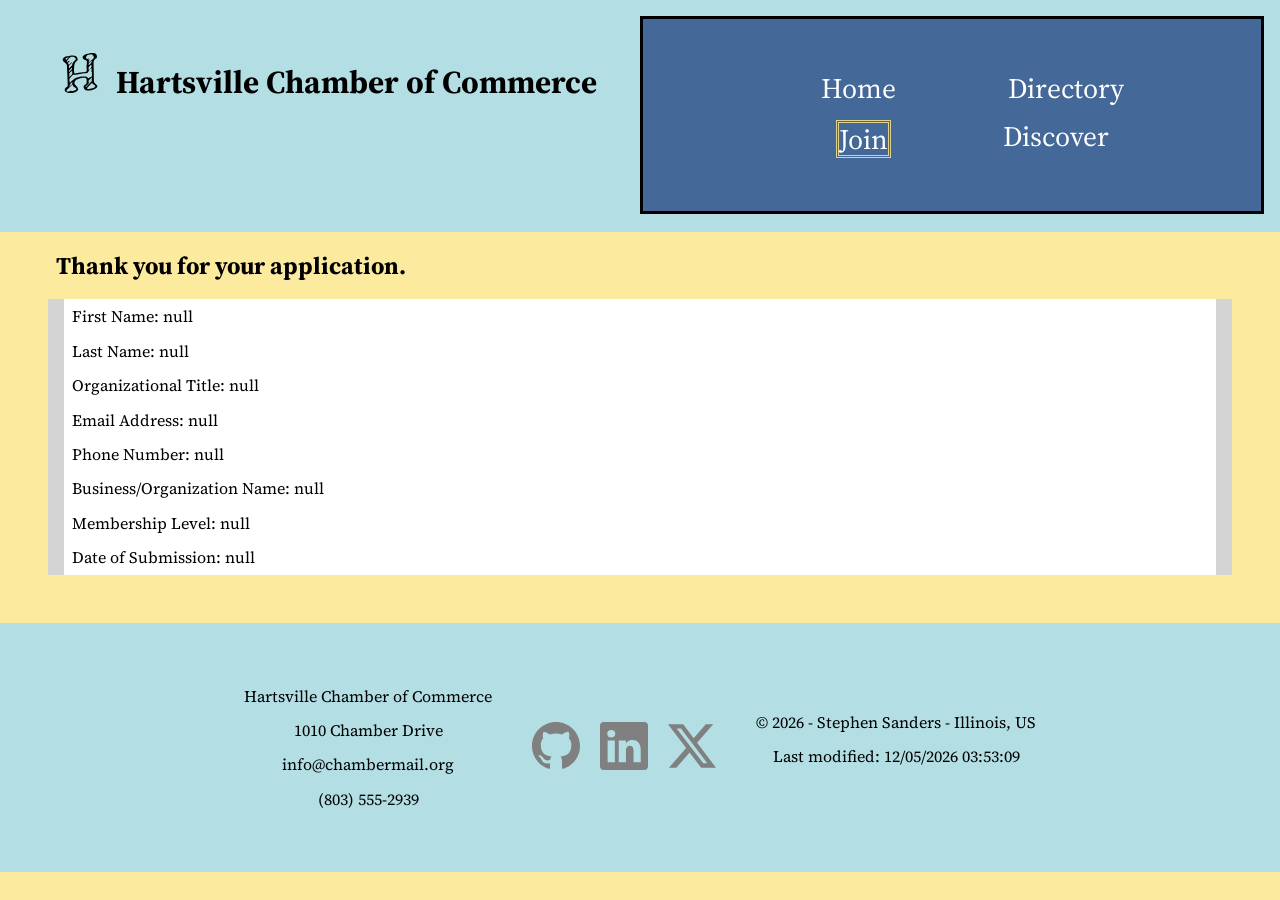
<file: chamber/thankyou.html>
<!DOCTYPE html>
<html lang="en">
<head>
    <meta charset="UTF-8">
    <meta name="viewport" content="width=device-width, initial-scale=1.0">
    <meta name="author" content="Stephen Sanders">
    <meta name="description" 
        content="Webpage by Stephen Sanders for WDD 231 - Web Frontend Development. Chamber of Commerce join page.">
    <title>Chamber Join - WDD 231 - Web Frontend Development - Stephen Sanders</title>

    <meta property="og:title" content="Chamber Join - WDD 231 - Web Frontend Development - Stephen Sanders">
    <meta property="og:description" content="Webpage by Stephen Sanders for WDD 231 - Web Frontend Development. Chamber of Commerce join page.">
    <meta property="og:url" content="https://noctumbras.github.io/wdd231/chamber/index.html">
    <meta property="og:image" content="https://noctumbras.github.io/wdd231/chamber/images/join_image.jpg">

    <link rel="icon" href="images/favicon.ico">

    <link rel="stylesheet" href="../styles/normalize.css">
    <link rel="stylesheet" href="styles/header.css">
    <link rel="stylesheet" href="styles/footer.css">
    <link rel="stylesheet" href="styles/small.css">
    <link rel="stylesheet" href="styles/large.css">

    <script src="../scripts/footer.js" defer></script>
    <script src="../scripts/nav.js" defer></script>
    <script src="scripts/thankyou.js" defer></script>

    <link rel="preconnect" href="https://fonts.googleapis.com">
    <link rel="preconnect" href="https://fonts.gstatic.com" crossorigin>
    <link href="https://fonts.googleapis.com/css2?family=Source+Serif+4:ital,opsz,wght@0,8..60,200..900;1,8..60,200..900&display=swap" rel="stylesheet">
</head>
<body>
    <header>
        <h1><img src="images/letter-h.svg" alt="logo of the letter H" loading="lazy">Hartsville Chamber of Commerce</h1>

        <button id="nav-button" aria-label="Hamburger Button"></button>
        <nav id="nav-bar" class="navigation">
            <ul>
                <li><a href="index.html">Home</a></li>
                <li><a href="directory.html">Directory</a></li>
                <li class="current"><a href="join.html">Join</a></li>
                <li><a href="discover.html">Discover</a></li>
            </ul>
        </nav>
    </header>

    <main>
        <h2>Thank you for your application.</h2>
        <div id="form-summary"></div>
    </main>

    <footer>
        <div id="contact-info">
            <p>Hartsville Chamber of Commerce</p>
            <p>1010 Chamber Drive</p>
            <p>info@chambermail.org</p>
            <p>(803) 555-2939</p>
        </div>
        

        <div class="socials">
            <a href="https://github.com/"><img src="../images/github.svg" alt="github logo" loading="lazy"></a>
            <a href="https://www.linkedin.com"><img src="../images/linkedin.svg" alt="linkedin logo" loading="lazy"></a>
            <a href="https://x.com"><img src="../images/twitter-x.svg" alt="x logo" loading="lazy"></a>
        </div>

        <div id="copyright-info">
            <span id="current-year"></span>
            <p id="last-modified"></p>
        </div>
    </footer>
</body>
</html>
</file>
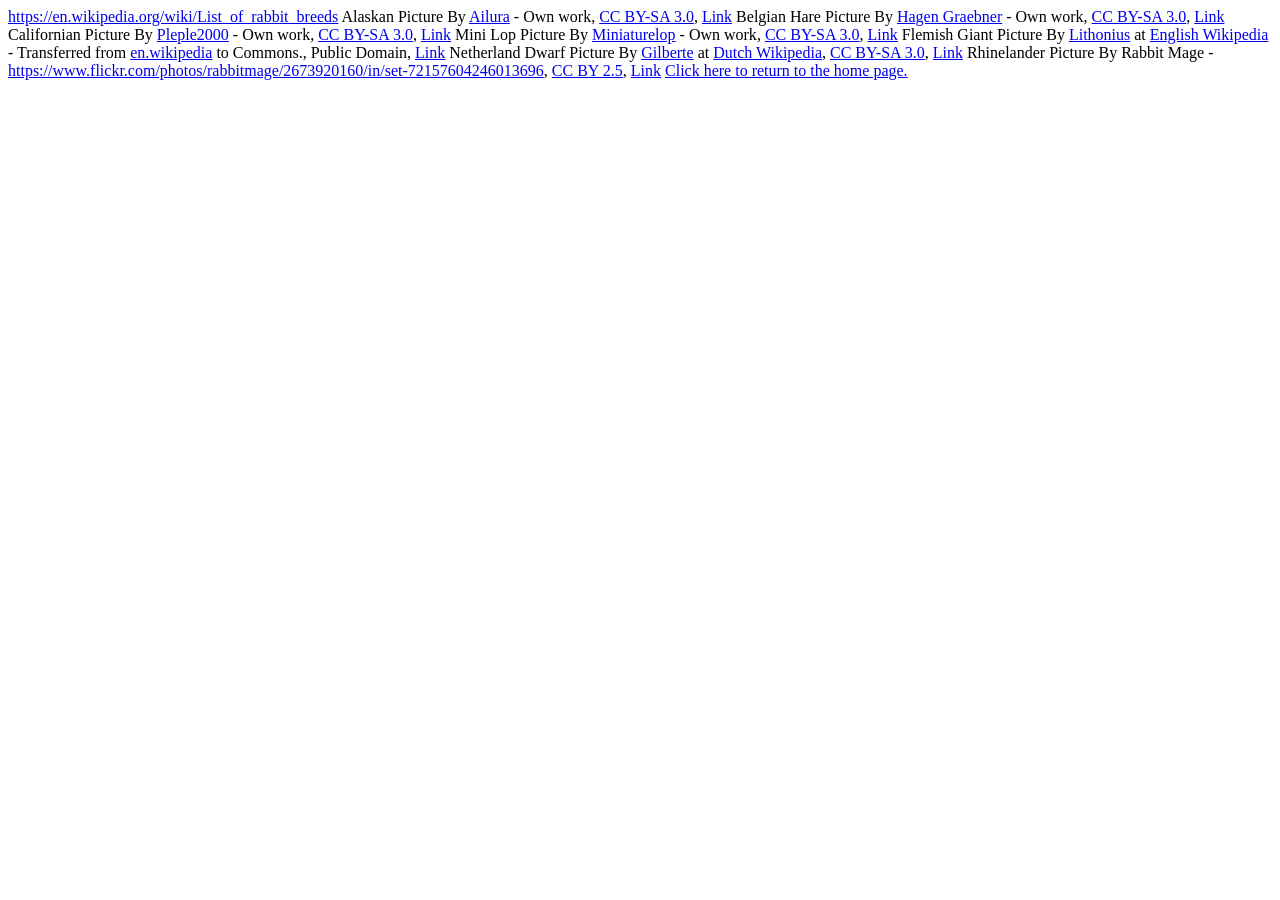
<file: final_project/attributions.html>
<!DOCTYPE html>
<html lang="en">
<head>
    <meta charset="UTF-8">
    <meta name="viewport" content="width=device-width, initial-scale=1.0">
    <title>Attributions</title>
</head>
<body>
    <a href="https://en.wikipedia.org/wiki/List_of_rabbit_breeds">https://en.wikipedia.org/wiki/List_of_rabbit_breeds</a>
    Alaskan Picture By <a href="//commons.wikimedia.org/wiki/User:Ailura" title="User:Ailura">Ailura</a> - <span class="int-own-work" lang="en">Own work</span>, <a href="https://creativecommons.org/licenses/by-sa/3.0" title="Creative Commons Attribution-Share Alike 3.0">CC BY-SA 3.0</a>, <a href="https://commons.wikimedia.org/w/index.php?curid=19256272">Link</a>
    Belgian Hare Picture By <a href="//commons.wikimedia.org/wiki/User:Hagen_Graebner" title="User:Hagen Graebner">Hagen Graebner</a> - <span class="int-own-work" lang="en">Own work</span>, <a href="https://creativecommons.org/licenses/by-sa/3.0" title="Creative Commons Attribution-Share Alike 3.0">CC BY-SA 3.0</a>, <a href="https://commons.wikimedia.org/w/index.php?curid=19792998">Link</a>
    Californian Picture By <a href="//commons.wikimedia.org/wiki/User:Pleple2000" title="User:Pleple2000">Pleple2000</a> - <span class="int-own-work" lang="en">Own work</span>, <a href="http://creativecommons.org/licenses/by-sa/3.0/" title="Creative Commons Attribution-Share Alike 3.0">CC BY-SA 3.0</a>, <a href="https://commons.wikimedia.org/w/index.php?curid=1531778">Link</a>
    Mini Lop Picture By <a href="//commons.wikimedia.org/w/index.php?title=User:Miniaturelop&amp;action=edit&amp;redlink=1" class="new" title="User:Miniaturelop (page does not exist)">Miniaturelop</a> - <span class="int-own-work" lang="en">Own work</span>, <a href="https://creativecommons.org/licenses/by-sa/3.0" title="Creative Commons Attribution-Share Alike 3.0">CC BY-SA 3.0</a>, <a href="https://commons.wikimedia.org/w/index.php?curid=15609725">Link</a>
    Flemish Giant Picture By <a href="https://en.wikipedia.org/wiki/User:Lithonius" class="extiw" title="wikipedia:User:Lithonius">Lithonius</a> at <a href="https://en.wikipedia.org/wiki/" class="extiw" title="wikipedia:">English Wikipedia</a> - Transferred from <span class="plainlinks"><a class="external text" href="https://en.wikipedia.org">en.wikipedia</a></span> to Commons., Public Domain, <a href="https://commons.wikimedia.org/w/index.php?curid=5000931">Link</a>
    Netherland Dwarf Picture By <a href="https://en.wikipedia.org/wiki/nl:User:Gilberte" class="extiw" title="w:nl:User:Gilberte">Gilberte</a> at <a href="https://en.wikipedia.org/wiki/nl:" class="extiw" title="w:nl:">Dutch Wikipedia</a>, <a href="http://creativecommons.org/licenses/by-sa/3.0/" title="Creative Commons Attribution-Share Alike 3.0">CC BY-SA 3.0</a>, <a href="https://commons.wikimedia.org/w/index.php?curid=1771167">Link</a>
    Rhinelander Picture By Rabbit Mage - <a rel="nofollow" class="external free" href="https://www.flickr.com/photos/rabbitmage/2673920160/in/set-72157604246013696">https://www.flickr.com/photos/rabbitmage/2673920160/in/set-72157604246013696</a>, <a href="https://creativecommons.org/licenses/by/2.5" title="Creative Commons Attribution 2.5">CC BY 2.5</a>, <a href="https://commons.wikimedia.org/w/index.php?curid=17301058">Link</a>
    <a href="home.html">Click here to return to the home page.</a>
</body>
</html>
</file>
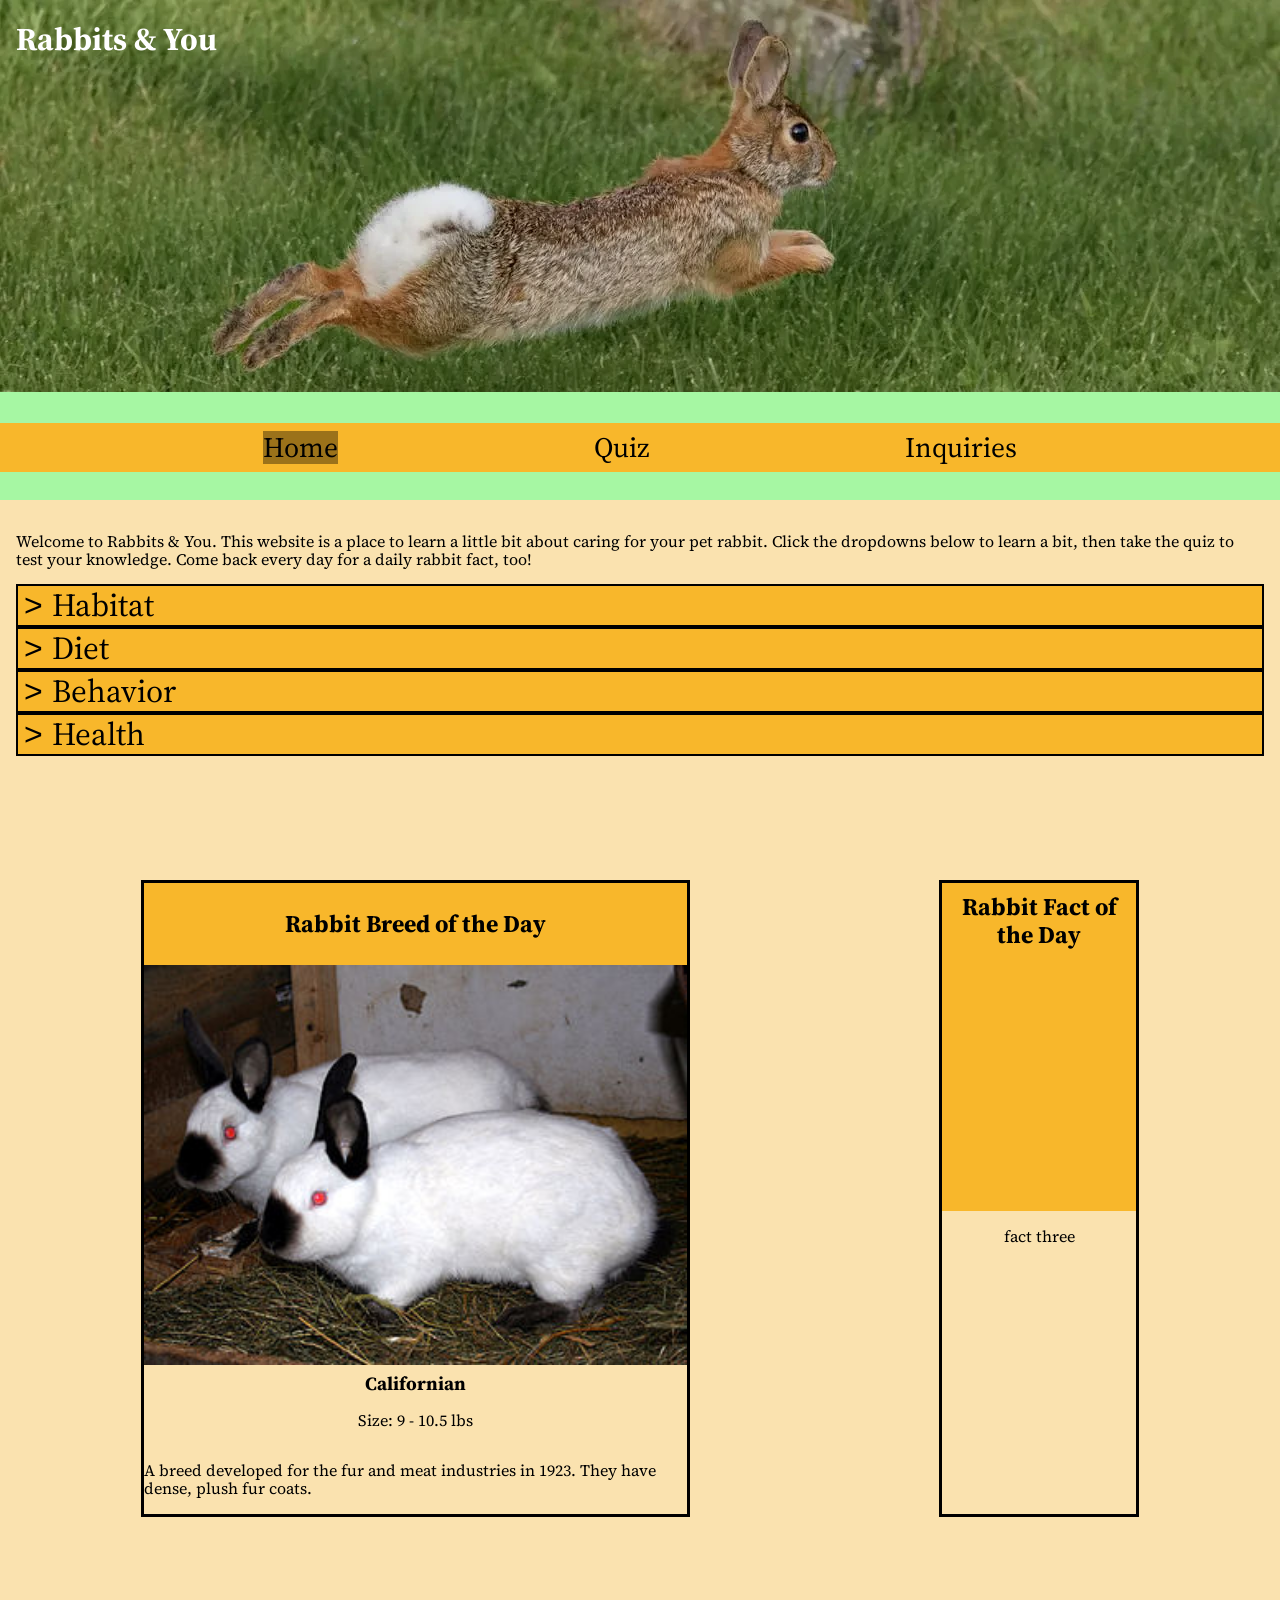
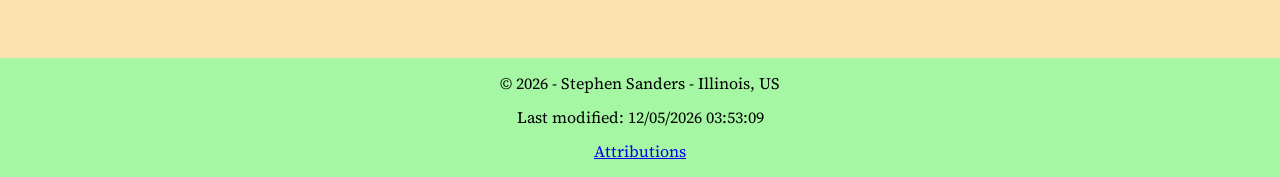
<file: final_project/home.html>
<!DOCTYPE html>
<html lang="en">
<head>
    <meta charset="UTF-8">
    <meta name="viewport" content="width=device-width, initial-scale=1.0">
    <meta name="author" content="Stephen Sanders">
    <meta name="description" 
        content="Webpage by Stephen Sanders for WDD 231 - Web Frontend Development. Project home page.">
    <title>Project Home - WDD 231 - Web Frontend Development - Stephen Sanders</title>

    <meta property="og:title" content="Project Home - WDD 231 - Web Frontend Development - Stephen Sanders">
    <meta property="og:description" content="Webpage by Stephen Sanders for WDD 231 - Web Frontend Development. Project home page.">
    <meta property="og:url" content="https://noctumbras.github.io/wdd231/final_project/home.html">
    <meta property="og:image" content="https://noctumbras.github.io/wdd231/final_project/images/final_project_home.jpg">

    <link rel="icon" href="images/rabbit_icon.ico">

    <link rel="stylesheet" href="styles/normalize.css">
    <link rel="stylesheet" href="styles/small.css">
    <link rel="stylesheet" href="styles/large.css">

    <script type="module" src="scripts/home.mjs"></script>

    <link rel="preconnect" href="https://fonts.googleapis.com">
    <link rel="preconnect" href="https://fonts.gstatic.com" crossorigin>
    <link href="https://fonts.googleapis.com/css2?family=Source+Serif+4:ital,opsz,wght@0,8..60,200..900;1,8..60,200..900&display=swap" rel="stylesheet">
</head>
<body>
    <header>
        <section id="title-hero-image">
            <h1>Rabbits & You</h1>
            <picture>
                <source srcset="images/hero-image.webp" media="(min-width: 400px)" width="1280" height="392">
                <img src="images/hero-image-small.webp" alt="Image of Chicago" width="398" height="191">
            </picture>
        </section>
        <button id="nav-button" aria-label="Hamburger Button">Home</button>
        <nav id="nav-bar" class="navigation">
            <ul>
                <li class="current"><a href="home.html">Home</a></li>
                <li><a href="quiz.html">Quiz</a></li>
                <li><a href="inquiries.html">Inquiries</a></li>
            </ul>
        </nav>
    </header>

    <main>
        <div id="home-page-introduction">
            <p>
                Welcome to Rabbits & You. This website is a place to learn a little bit about caring for your 
                pet rabbit. Click the dropdowns below to learn a bit, then take the quiz to test your knowledge. 
                Come back every day for a daily rabbit fact, too!
            </p>
        </div>

        <section id="info-section">
            <button type="button" class="dropdown" id="dropdown-button-habitat">Habitat</button>
            <section class="dropdown-content" id="dropdown-section-habitat">
                <img src="images/placeholder.webp" alt="alt text" loading="lazy" width="300" height="200">
                <p>Lorem ipsum</p>
            </section>

            <button type="button" class="dropdown" id="dropdown-button-diet">Diet</button>
            <section class="dropdown-content" id="dropdown-section-diet">
                <img src="images/placeholder.webp" alt="alt text" loading="lazy" width="300" height="200">
                <p>Lorem ipsum</p>
            </section>

            <button type="button" class="dropdown" id="dropdown-button-behavior">Behavior</button>
            <section class="dropdown-content" id="dropdown-section-behavior">
                <img src="images/placeholder.webp" alt="alt text" loading="lazy" width="300" height="200">
                <p>Lorem ipsum</p>
            </section>

            <button type="button" class="dropdown" id="dropdown-button-health">Health</button>
            <section class="dropdown-content" id="dropdown-section-health">
                <img src="images/placeholder.webp" alt="alt text" loading="lazy" width="300" height="200">
                <p>Lorem ipsum</p>
            </section>
        </section>

        <div id="daily-cards">
            <section class="card" id="rabbit-breed-card">
                <h2>Rabbit Breed of the Day</h2>
            </section>
            <section class="card" id="rabbit-fact-card">
                <h2>Rabbit Fact of the Day</h2>
            </section>
        </div>
    </main>

    <footer>
        <div id="copyright-info">
            <span id="current-year"></span>
            <p id="last-modified"></p>
            <a href="attributions.html">Attributions</a>
        </div>
    </footer>
</body>
</html>
</file>
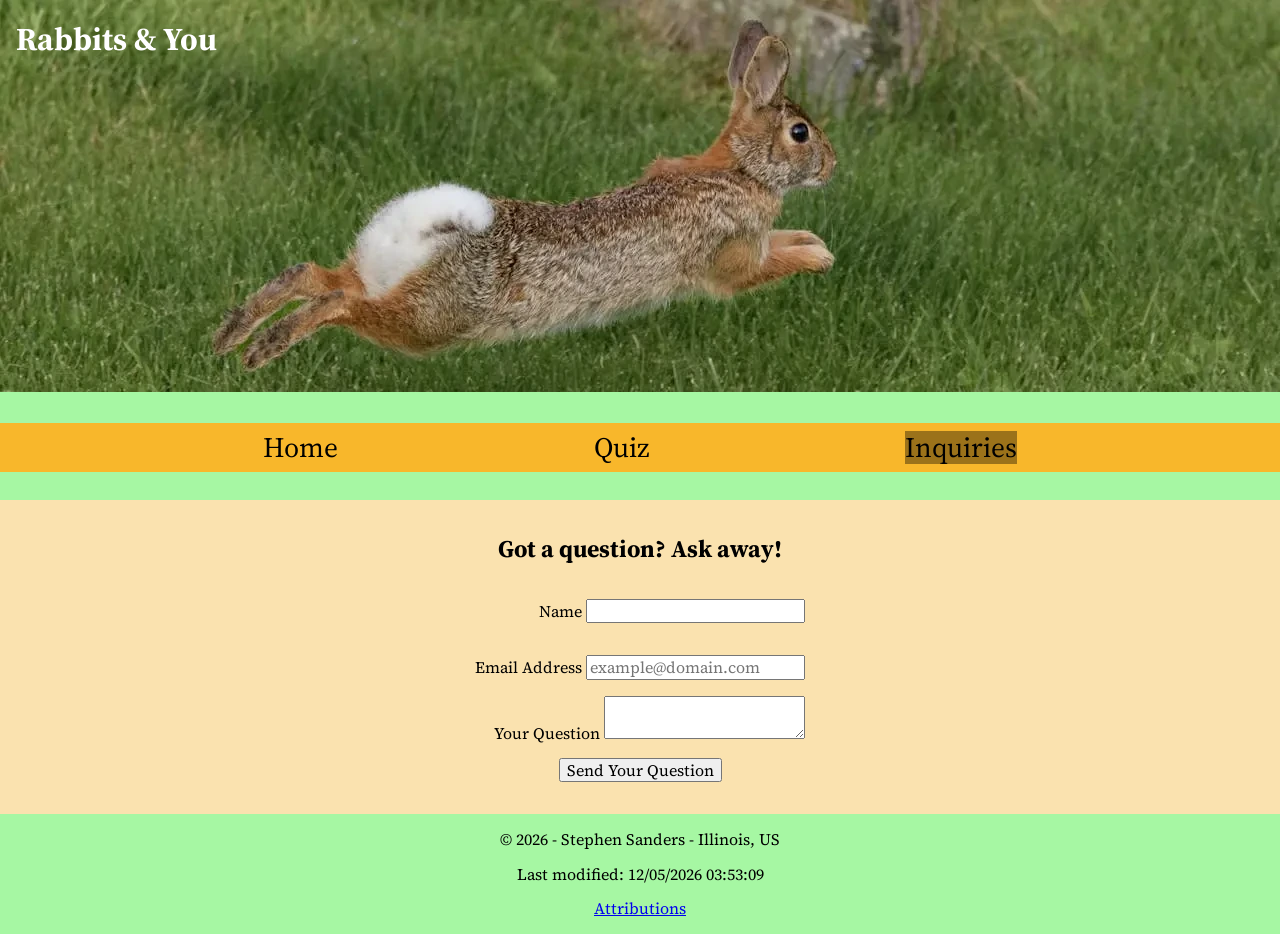
<file: final_project/inquiries.html>
<!DOCTYPE html>
<html lang="en">
<head>
    <meta charset="UTF-8">
    <meta name="viewport" content="width=device-width, initial-scale=1.0">
    <meta name="author" content="Stephen Sanders">
    <meta name="description" 
        content="Webpage by Stephen Sanders for WDD 231 - Web Frontend Development. Project inquiries page.">
    <title>Project Inquiries - WDD 231 - Web Frontend Development - Stephen Sanders</title>

    <meta property="og:title" content="Project Home - WDD 231 - Web Frontend Development - Stephen Sanders">
    <meta property="og:description" content="Webpage by Stephen Sanders for WDD 231 - Web Frontend Development. Project inquiries page.">
    <meta property="og:url" content="https://noctumbras.github.io/wdd231/final_project/inquiries.html">
    <meta property="og:image" content="https://noctumbras.github.io/wdd231/final_project/images/final_project_inquiries.jpg">

    <link rel="icon" href="images/rabbit_icon.ico">

    <link rel="stylesheet" href="styles/normalize.css">
    <link rel="stylesheet" href="styles/small.css">
    <link rel="stylesheet" href="styles/large.css">

    <script type="module" src="scripts/inquiries.mjs"></script>

    <link rel="preconnect" href="https://fonts.googleapis.com">
    <link rel="preconnect" href="https://fonts.gstatic.com" crossorigin>
    <link href="https://fonts.googleapis.com/css2?family=Source+Serif+4:ital,opsz,wght@0,8..60,200..900;1,8..60,200..900&display=swap" rel="stylesheet">
</head>
<body>
    <header>
        <section id="title-hero-image">
            <h1>Rabbits & You</h1>
            <picture>
                <source srcset="images/hero-image.webp" media="(min-width: 400px)" width="1280" height="392">
                <img src="images/hero-image-small.webp" alt="Image of Chicago" width="398" height="191">
            </picture>
        </section>
        <button id="nav-button" aria-label="Hamburger Button">Inquiries</button>
        <nav id="nav-bar" class="navigation">
            <ul>
                <li><a href="home.html">Home</a></li>
                <li><a href="quiz.html">Quiz</a></li>
                <li class="current"><a href="inquiries.html">Inquiries</a></li>
            </ul>
        </nav>
    </header>

    <main>
        <h2>Got a question? Ask away!</h2>
        <form method="get" action="inquiries_thanks.html">
            <label id="name-label">Name <input type="text" name="name" title="Your Name" autocomplete="given-name" required></label>
            <label id="email-label">Email Address <input type="email" 
                                            name="email" 
                                            title="Your email formatted as: example@domain.com" 
                                            autocomplete="email"
                                            placeholder="example@domain.com"
                                            required></label>
            <label id="question-label">Your Question 
                    <textarea 
                        id="question-input"
                        name="question" 
                        title="A description of your business">
                    </textarea>
            </label>

            <input type="submit" value="Send Your Question" id="submit-question-button">
        </form>
    </main>

    <footer>
        <div id="copyright-info">
            <span id="current-year"></span>
            <p id="last-modified"></p>
            <a href="attributions.html">Attributions</a>
        </div>
    </footer>
</body>
</html>
</file>
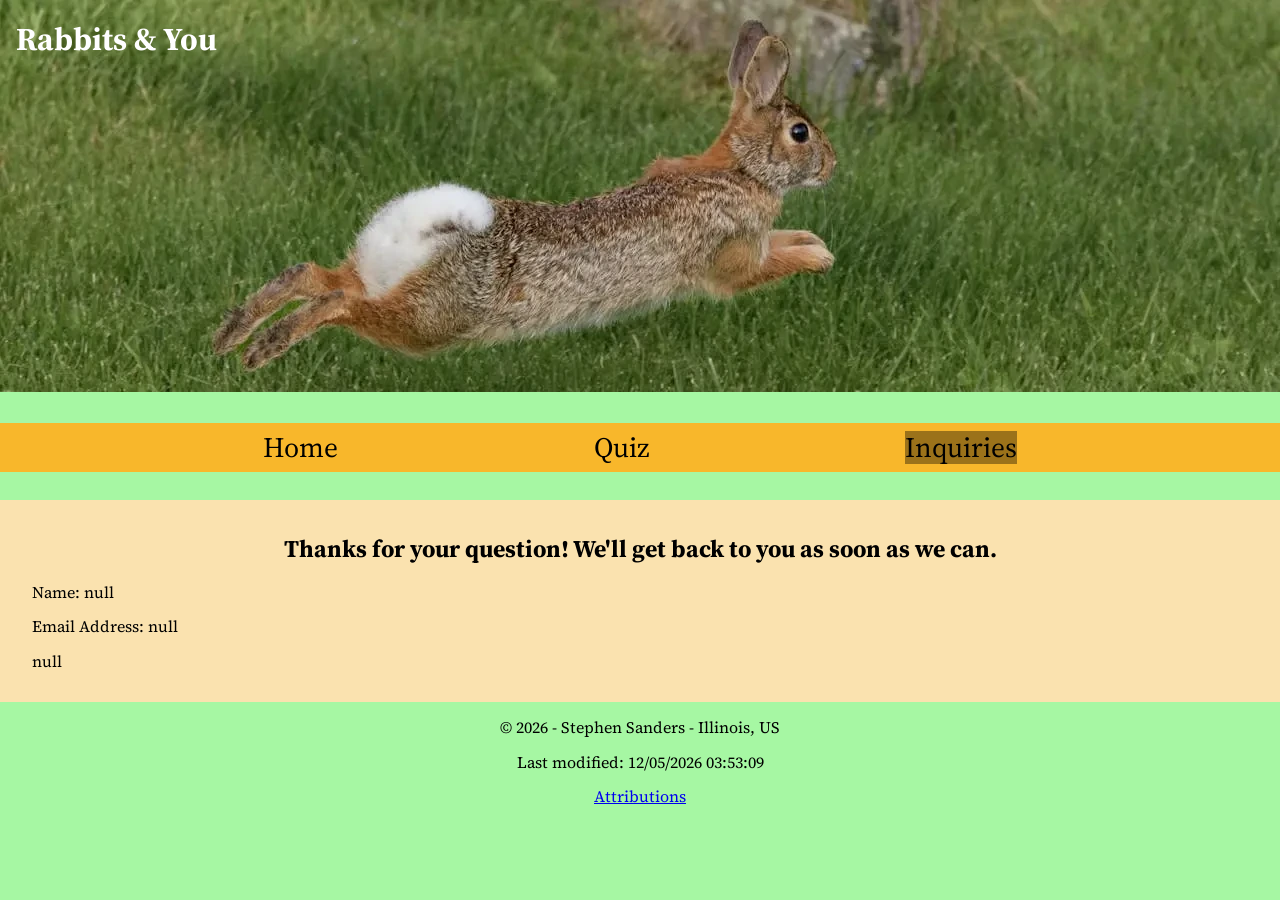
<file: final_project/inquiries_thanks.html>
<!DOCTYPE html>
<html lang="en">
<head>
    <meta charset="UTF-8">
    <meta name="viewport" content="width=device-width, initial-scale=1.0">
    <meta name="author" content="Stephen Sanders">
    <meta name="description" 
        content="Webpage by Stephen Sanders for WDD 231 - Web Frontend Development. Project inquiries page.">
    <title>Project Inquiries - WDD 231 - Web Frontend Development - Stephen Sanders</title>

    <meta property="og:title" content="Project Home - WDD 231 - Web Frontend Development - Stephen Sanders">
    <meta property="og:description" content="Webpage by Stephen Sanders for WDD 231 - Web Frontend Development. Project inquiries page.">
    <meta property="og:url" content="https://noctumbras.github.io/wdd231/project/quiz.html">
    <meta property="og:image" content="#">

    <link rel="icon" href="images/rabbit_icon.ico">

    <link rel="stylesheet" href="styles/normalize.css">
    <link rel="stylesheet" href="styles/small.css">
    <link rel="stylesheet" href="styles/large.css">

    <script type="module" src="scripts/thanks.mjs"></script>

    <link rel="preconnect" href="https://fonts.googleapis.com">
    <link rel="preconnect" href="https://fonts.gstatic.com" crossorigin>
    <link href="https://fonts.googleapis.com/css2?family=Source+Serif+4:ital,opsz,wght@0,8..60,200..900;1,8..60,200..900&display=swap" rel="stylesheet">
</head>
<body>
    <header>
        <section id="title-hero-image">
            <h1>Rabbits & You</h1>
            <picture>
                <source srcset="images/hero-image.webp" media="(min-width: 400px)" width="1280" height="392">
                <img src="images/hero-image-small.webp" alt="Image of Chicago" width="398" height="191">
            </picture>
        </section>
        <button id="nav-button" aria-label="Hamburger Button">Inquiries</button>
        <nav id="nav-bar" class="navigation">
            <ul>
                <li><a href="home.html">Home</a></li>
                <li><a href="quiz.html">Quiz</a></li>
                <li class="current"><a href="inquiries.html">Inquiries</a></li>
            </ul>
        </nav>
    </header>

    <main>
        <h2>Thanks for your question! We'll get back to you as soon as we can.</h2>
        <div id="form-summary"></div>
    </main>

    <footer>
        <div id="copyright-info">
            <span id="current-year"></span>
            <p id="last-modified"></p>
            <a href="attributions.html">Attributions</a>
        </div>
    </footer>
</body>
</html>
</file>
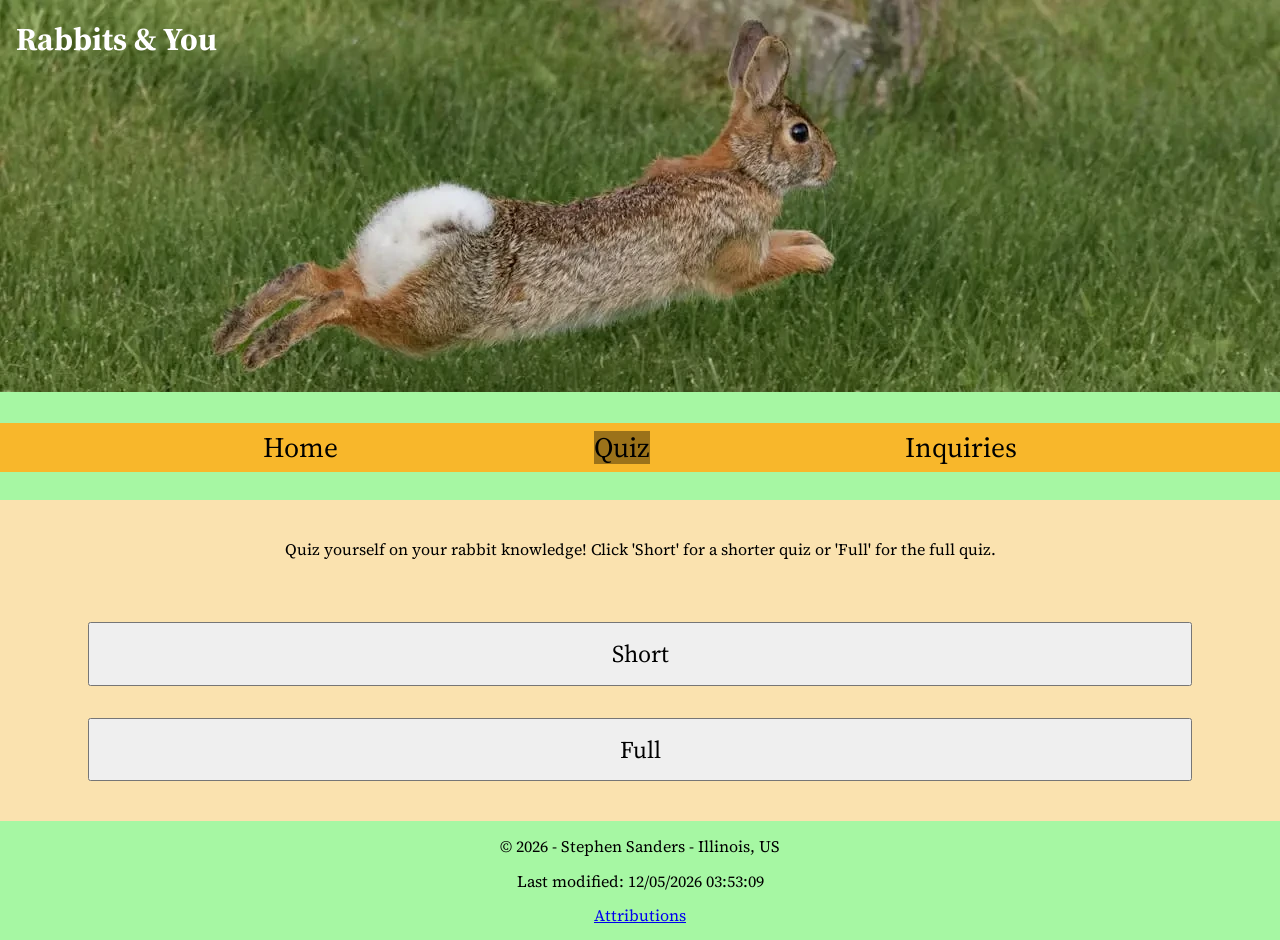
<file: final_project/quiz.html>
<!DOCTYPE html>
<html lang="en">
<head>
    <meta charset="UTF-8">
    <meta name="viewport" content="width=device-width, initial-scale=1.0">
    <meta name="author" content="Stephen Sanders">
    <meta name="description" 
        content="Webpage by Stephen Sanders for WDD 231 - Web Frontend Development. Project quiz page.">
    <title>Project Quiz - WDD 231 - Web Frontend Development - Stephen Sanders</title>

    <meta property="og:title" content="Project Home - WDD 231 - Web Frontend Development - Stephen Sanders">
    <meta property="og:description" content="Webpage by Stephen Sanders for WDD 231 - Web Frontend Development. Project quiz page.">
    <meta property="og:url" content="https://noctumbras.github.io/wdd231/final_project/quiz.html">
    <meta property="og:image" content="https://noctumbras.github.io/wdd231/final_project/images/final_project_quiz.jpg">

    <link rel="icon" href="images/rabbit_icon.ico">

    <link rel="stylesheet" href="styles/normalize.css">
    <link rel="stylesheet" href="styles/small.css">
    <link rel="stylesheet" href="styles/large.css">

    <script type="module" src="scripts/quiz.mjs"></script>

    <link rel="preconnect" href="https://fonts.googleapis.com">
    <link rel="preconnect" href="https://fonts.gstatic.com" crossorigin>
    <link href="https://fonts.googleapis.com/css2?family=Source+Serif+4:ital,opsz,wght@0,8..60,200..900;1,8..60,200..900&display=swap" rel="stylesheet">
</head>
<body>
    <header>
        <section id="title-hero-image">
            <h1>Rabbits & You</h1>
            <picture>
                <source srcset="images/hero-image.webp" media="(min-width: 400px)" width="1280" height="392">
                <img src="images/hero-image-small.webp" alt="Image of Chicago" width="398" height="191">
            </picture>
        </section>
        <button id="nav-button" aria-label="Hamburger Button">Quiz</button>
        <nav id="nav-bar" class="navigation">
            <ul>
                <li><a href="home.html">Home</a></li>
                <li class="current"><a href="quiz.html">Quiz</a></li>
                <li><a href="inquiries.html">Inquiries</a></li>
            </ul>
        </nav>
    </header>

    <main>
        <section class="quiz-section" id="start-quiz">
            <p>Quiz yourself on your rabbit knowledge! Click 'Short' for a shorter quiz or 'Full' for the full quiz.</p>
            <p id="last-result"></p>
            <button id="short-button">Short</button>
            <button id="full-button">Full</button>
        </section>
        <section class="quiz-section" id="active-quiz">
            <p id="quiz-question"></p>
            <button id="answer-zero" value="0"></button>
            <button id="answer-one" value="1"></button>
            <button id="answer-two" value="2"></button>
            <button id="answer-three" value="3"></button>
        </section>
        <dialog id="quiz-modal">
            <section id="question-result"></section>
            <button id="close-modal">Close</button>
        </dialog>
    </main>

    <footer>
        <div id="copyright-info">
            <span id="current-year"></span>
            <p id="last-modified"></p>
            <a href="attributions.html">Attributions</a>
        </div>
    </footer>
</body>
</html>
</file>
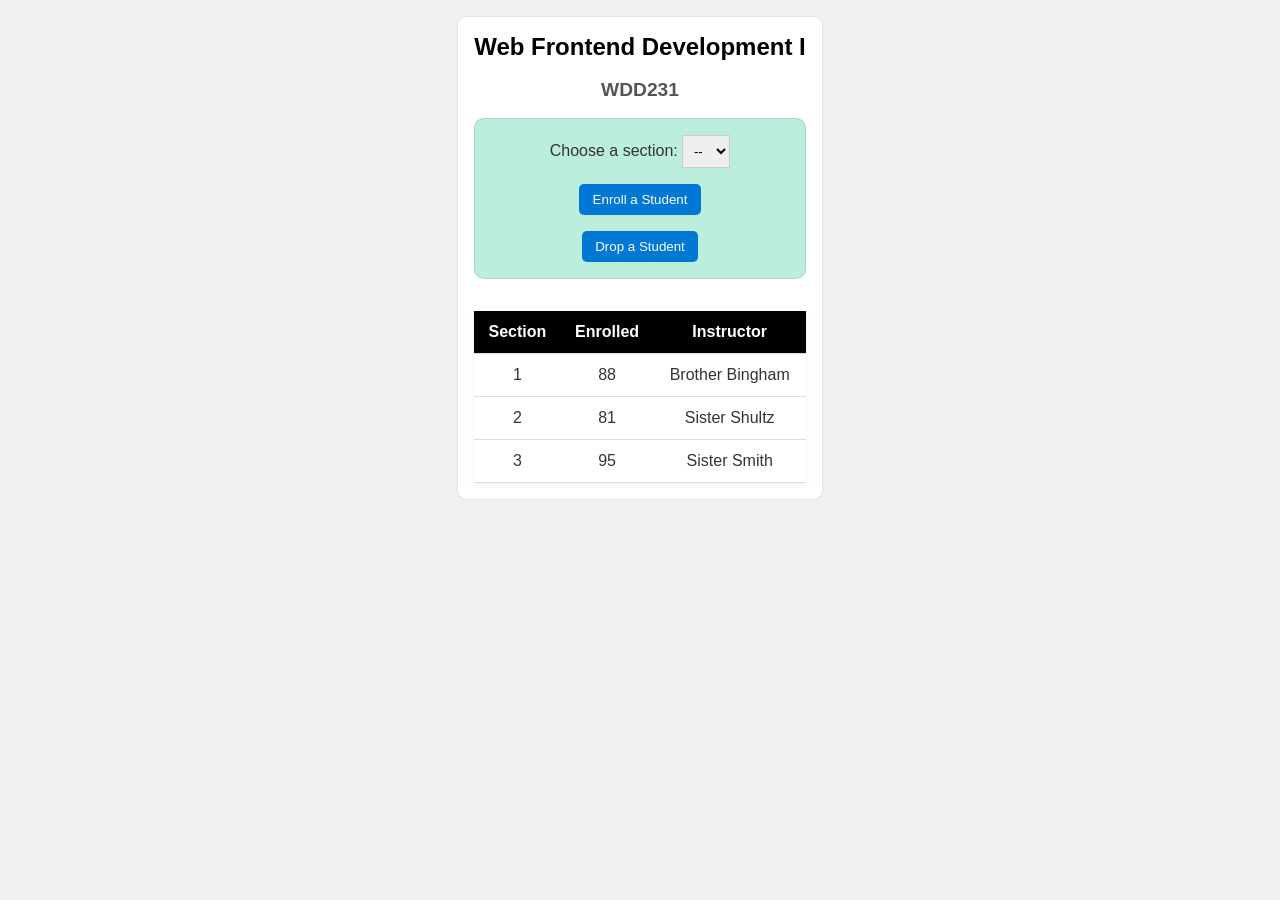
<file: week3/modules.html>
<!DOCTYPE html>
<html lang="en"><head>
<meta http-equiv="content-type" content="text/html; charset=UTF-8">
  <meta charset="UTF-8">
  <meta name="viewport" content="width=device-width, initial-scale=1.0">
  <title>Modules Example: Course and Sections</title>
  <link rel="stylesheet" href="styles/modules.css">
  <script type="module "src="scripts/modules.mjs"></script>
</head>

<body>
  <main>
  <h1 id="courseName">Web Frontend Development I</h1>
  <h2 id="courseCode">WDD231</h2>

  <div id="enrollment">
    <label for="sectionNumber">Choose a section:</label>
    <select id="sectionNumber">
      <option value="0" disabled="disabled" selected="selected">--</option>
    <option value="1">1</option><option value="2">2</option><option value="3">3</option></select>
    <button id="enrollStudent">Enroll a Student</button>
    <button id="dropStudent">Drop a Student</button>
  </div>

  <table>
    <thead>
      <tr>
        <th>Section</th>
        <th>Enrolled</th>
        <th>Instructor</th>
      </tr>
    </thead>
    <tbody id="sections"><tr>
    <td>1</td>
    <td>88</td>
    <td>Brother Bingham</td></tr><tr>
    <td>2</td>
    <td>81</td>
    <td>Sister Shultz</td></tr><tr>
    <td>3</td>
    <td>95</td>
    <td>Sister Smith</td></tr></tbody>
  </table>
  </main>


</body>
</html>
</file>
<file: styles/index_small.css>
body {
    font-family: "Source Serif 4", serif;
}

header {
    background: rgb(44, 43, 42);
    color: #eee;
    padding: 2rem;
}

header img {
    height: 2.5rem;
    width: 2.5rem;
}

header span {
    display: block;
}

#nav-button {
    width: 100%;
}

#nav-button::before {
  content: "\2630";
}
#nav-button.show::before {
  content: "\00D7";
}

.navigation {
    display: none;
	background-color: #131313;
	align-items: center;
    height: 100%;
    
}

.navigation.show {
    display: block;
}

.navigation .current {
    background-color: grey;
}

.navigation a {
	color: #eee;
	padding: 0.75rem;
	text-decoration: none;
	text-align: center;
}

.navigation a:hover {
	font-weight: 700;
	text-decoration: underline;
	text-decoration-color: yellow;
}

.navigation ul {
    display: flex;
    list-style: none;
    font-size: 2rem;
    flex-direction: column;
    margin-top: 0;
    text-align: center;
    padding-right: 2rem;
}

button {
    padding: 1rem;
    font-size: 2rem;
    width: auto;
}

.card {
    display: flex;
    justify-content: space-around;
    flex-wrap: wrap;
    margin: auto;
    border-style: solid;
    border-bottom-style: none;
}

#card-about-me {
    width: 100%;
    height: 100%;
}

#card-photo {
    width: 100%;
    height: 100%;
}

#card-courses {
    width: 100%;
    height: auto;
}

#card-courses div {
    display: grid;
    margin-top: 1rem;
    grid-template-columns: auto auto auto;
    grid-template-rows: auto auto auto;
}


#course-list {
    grid-row: 2 / 3;
    text-align: center;
    padding-right: 2rem;
}

#course-list p {
    padding: 1rem;
    border-style: solid;
    border-radius: 15px;
    margin-left: 0px;
    margin-right: 0px;
}

#credits {
    grid-row: 3 / 4;
}

.card h2 {
    align-self: stretch;
    margin: 0;
    background-color: gray;
    height: 2em;
    width: 100%;
}

#card-about-me p {
    width: auto;
    margin-left: 2rem;
    margin-right: 2rem;
}

#card-photo img {
    width: auto;
    height: auto;
    margin: auto;
    max-width: 40%;
    max-height: 40%;
}

.course {
    background-color: gray;
}

footer {
    bottom: 0;
    left: 0;
    right: 0;
    background: rgb(44, 43, 42);
    color: #eee;
    padding: 2rem;
    text-align: center;
}

footer img {
    width: 3rem;
    height: 3rem;
    margin: 0.5rem;
}
</file>
<file: styles/index_larger.css>
@media screen and (min-width: 500px) {
    main {
        display: grid;
        text-align: center;
    }
    
    main h1 {
        grid-column: 1 / 4;
    }

    .navigation {
        display: block;
    }

    #nav-button {
        display: none;
    }

    .navigation ul {
        flex-direction: row;
        text-align: left;
    }

    .card {
        margin-top: 0;
        border-bottom-style: solid;
    }

    #card-about-me {
        height: auto;
        margin-left: 6rem;
    }

    #card-about-me p {
        padding: 5rem;
    }

    #card-photo {
        width: 60%;
        height: auto;
        margin-right: 6rem;
    }

    #card-courses {
        margin-top: 2rem;
        grid-column: 1 / 4;
    }
}
</file>
<file: chamber/styles/header.css>
header {
    display: grid;
    grid-template-columns: repeat(4, minmax(100px, 0.5fr));
    grid-template-rows: repeat(2, minmax(100px, 0.5fr));
    background: rgb(178, 222, 228);
    color: black;
    padding: 1rem;
}

header h1 {
    grid-column: 1 / 3;
    grid-row: 1 / 3;
    padding: 1rem;
    text-align: center;
    margin-right: 0px;
}

header img {
    height: 2.5rem;
    width: 2.5rem;
    margin-right: 1rem;
}

.navigation {
    grid-column: 3 / 5;
    display: none;
    height: 100%;
    width: auto;
    border: solid;
    border-color: black;
    color: white;
    background-color: rgb(68, 104, 151);
}

.navigation .current {
    border-style: double;
    color: rgba(252, 231, 140, 0.842);
}

.navigation.show {
    display: block;
}

.navigation a {
    color: white;
    text-decoration: none;
}

.navigation ul {
    margin: 0px;
    display: flex;
    flex-direction: column;
    list-style: none;
    text-align: left;
    font-size: 1.75rem;
}

#nav-button {
    font-size: 3rem;
    grid-row: 1;
    background-color: transparent;
    outline: none;
    border-style: none;
    text-align: right;
    margin: 0px;
}

#nav-button::before {
  content: "\2630";
  color: black;
}
#nav-button.show::before {
  content: "\00D7";
  color: red;
}

@media screen and (min-width: 500px) {
    .navigation {
        display: flex;
        height: 12rem;
        align-items: center;
    }

    .navigation ul {
        flex-direction: row;
        flex-wrap: wrap;
        justify-content: center;
    }

    .navigation li {
        margin: 0.5rem 3.5rem 0.5rem 3.5rem;
    }

    #nav-button {
        display: none;
    }
}
</file>
<file: chamber/styles/footer.css>
footer {
    display: flex;
    flex-direction: column;
    justify-content: center;
    align-items: center;
    bottom: 0;
    left: 0;
    right: 0;
    background: rgb(178, 222, 228);
    color: black;
    padding: 2rem;
    text-align: center;
}

footer img {
    width: 3rem;
    height: 3rem;
    margin: 0.5rem;
}

footer div {
    margin: 1rem;
}

@media screen and (min-width: 500px) {
    footer {
        flex-direction: row;
    }
}
</file>
<file: chamber/styles/small.css>
body {
    font-family: "Source Serif 4", serif;
    background-color: rgba(252, 231, 140, 0.842);
}

#directory-buttons {
    display: grid;
    grid-template-columns: repeat(2, minmax(100px, 0.5fr));
}

main {
    display: block;
}

main button {
    margin: 1rem;
    background-color: white;
    border-color: blue;
}

#companies-grid {
    width: 100%;
    height: auto;
    display: grid;
    grid-template-columns: repeat(auto-fit, minmax(200px, 1fr));
}

#companies-grid.hide {
    display: none;
}

#companies-list {
    width: 100%;
    height: auto;
    display: none;
}

#companies-list.show {
    display: flex;
    flex-direction: column;
}

.grid-card img {
    width: 80%;
    height: 40%;
}

.grid-card {
    width: 60%;
    height: auto;
    border-style: double;
    border-color: black;
    background-color: white;
    text-align: center;
    margin-left: 1rem;
    margin-bottom: 2rem;
    padding: 1rem;
}

.grid-card a {
    align-self: center;
}

.list-card {
    width: 80%;
    height: auto;
    display: grid;
    grid-template-columns: repeat(5, minmax(75px, 0.40fr));
    background-color: gray;
    align-items: center;
}

.list-card * {
    margin: 0.5rem;
    text-align: center;
}

.list-card:nth-child(even) {
    background-color: darkgray;
}

.home-card {
    margin: 0.5rem;
    background-color: white;
    text-align: left;
}

#current-weather {
    display: grid;
}

#weather-info {
    display: inline;
}

.home-card img {
    display: inline;
}

.home-card h3 {
    margin: 0;
    grid-column: 1 / 4;
    text-align: center;
    padding: 0.5rem;
    background-color: rgb(178, 190, 228);
}

#current-events p {
    padding: 1rem;
}

#current-weather p {
    margin-left: 1rem;
}

#weather-forecast p {
    font-size: 125%;
    padding-left: 1rem;
    padding-bottom: 0.5rem;
}

h2 {
    margin-left: 0.5rem;
}

#hero-image-section {
    display: grid;
    grid-template-columns: repeat(4, minmax(50px, 1fr));
    grid-template-rows: repeat(4, minmax(25px, 0.25fr));
}

picture {
    grid-column: 1 / 5;
    grid-row: 1 / 5;
}

picture img {
    width: 100%;
    height: 100%;
}

#call-to-action {
    display: flex;
    grid-column: 3 / 4;
    grid-row: 1 / 2;
    background-color: rgb(178, 190, 228);
    margin: 1rem;
    justify-content: center;
    align-items: center;
    width: 150%;
    height: 50%;
    opacity: 90%;
    border-radius: 25px;
}

#spotlights {
    margin-left: 3rem;
}

#spotlights img {
        width: 60%;
        height: auto;
}

form {
    display: flex;
    flex-direction: column;
}

form label {
    display: flex;
    flex-direction: column;
    margin: 0rem 1.5rem 1.5rem 1.5rem;
}

input[type=submit] {
    margin: 1rem 3rem 2rem 3rem;
    padding: 1rem;
}

@keyframes slide-in {
    from {
        translate: 125% 0;
    }

    to {
        translate: 0 0;
    }
}

.membership-card {
    display: flex;
    flex-direction: column;
    justify-content: center;
    background-color: white;
    border-radius: 25px;
    margin: 2rem;
    padding: 2rem;
    text-align: center;
    animation-name: slide-in;
    animation-duration: 2.5s;
}

#bronze-card {
    animation-duration: 3s;
}

#silver-card {
    animation-duration: 3.5s;
}

#gold-card {
    animation-duration: 4s;
}

.membership-card button {
    margin: 2rem 2rem 0rem 2rem;
    padding: 1rem;
}

.membership-card button:hover {
    background-color: lightgray;
}


#membership-radio label {
    display: flex;
    flex-direction: row;
}

input[type=radio] {
    margin-right: 0.5rem;
}

#form-summary {
    display: flex;
    flex-direction: column;
    justify-self: center;
}

#form-summary p {
    margin: 0rem 1rem 0rem 1rem;
    padding: 0.5rem;
    background-color: white;
}

#form-summary:nth-child(even) {
    background-color: rgb(212, 212, 212);
}

dialog {
    width: 75%;
}

dialog h3 {
    text-align: center;
}

dialog button {
    margin-left: 20%;
    width: 60%;
    padding-top: 1rem;
    padding-bottom: 1rem;
}

dialog button:hover {
    background-color: lightgray;
}

.place-cards-div {
    display: grid;
}

.place-card {
    background-color: white;
    border-radius: 15px;
    margin: 0.5rem 0.5rem 1.5rem 0.5rem;
    padding: 0.5rem;
    text-align: center;

    display: grid;
    grid-template-areas:
    "name"
    "image"
    "description"
    "location"
    "learn-more";
}

.place-card h2 {
    grid-area: name;
}

.place-card figure {
    width: 300px;
    height: auto;
    margin: 1.5rem;
    grid-area: image;
}

.place-card p {
    grid-area: description;
}

.place-card address {
    grid-area: location;
}

.place-card button {
    margin: 2rem 3rem 1rem 3rem;
    padding: 1rem;
    grid-area: learn-more;
}
</file>
<file: chamber/styles/large.css>
@media screen and (min-width: 500px) {
    .place-card figure {
    width: 300px;
    height: auto;
    margin: 1.5rem 20% 1.5rem 20%;
    grid-area: image;
}
}

@media screen and (min-width: 641px) {
    main {
        margin: 3rem;
        margin-top: 0rem;
    }

    #companies-grid {
        grid-template-columns: repeat(2, minmax(200px, 1fr));
    }
    
    .list-card {
        width: 100%;
    }

    #hero-image-section {
        display: grid;
        grid-template-columns: repeat(6, minmax(50px, 1fr));
        grid-template-rows: repeat(5, minmax(25px, 0.25fr));
    }

    picture {
        grid-column: 1 / 7;
        grid-row: 1 / 6;
    }

    #call-to-action {
        grid-column: 5 / 6;
        padding: 0.5rem;
    }

    #home-cards-section {
        display: flex;
        flex-direction: row;
        flex-wrap: wrap;
        justify-content: center;
    }

    #current-events {
        width: 100%;
        height: auto;
    }

    #current-weather {
        width: 40%;
        height: auto;
    }

    #weather-forecast {
        width: 40%;
        height: auto;
    }

    #spotlights {
        display: flex;
        flex-direction: row;
        margin: 2rem;
    }

    #join-grid {
        display: grid;
        grid-template-columns: repeat(5, minmax(200px, 1fr));
    }

    form {
        grid-column: 1 / 3;
    }

    #membership-cards-section {
        grid-column: 3 / 6;
    }

    input[type=submit] {
        margin: 1rem 6rem 2rem 6rem;
        padding: 1.5rem;
    }

    .membership-card button {
        margin: 2rem 10rem 0rem 10rem;
    }

    dialog {
        width: 50%;
    }

    .place-card {
        text-align: left;
        grid-template-areas:
        "name name"
        "image description"
        "image location"
        "learn-more learn-more";
    }

    .place-card h2 {
        margin: 0.25rem 0rem 1rem 0rem;
    }

    .place-card figure {
        margin: 0rem 1rem 0rem 0rem;
    }

    .place-card figure img:hover {
        box-shadow: 0 0 50px #333;
    }
}

@media screen and (min-width: 1025px) {
    #companies-grid {
        grid-template-columns: repeat(3, minmax(200px, 1fr));
    }

    #current-events {
        width: 45%;
        height: auto;
    }

    #current-weather {
        width: 25%;
        height: auto;
    }

    #weather-forecast {
        width: 25%;
        height: auto;
    }

    dialog {
        width: 25%;
    }

    #place-cards-div {
        display: grid;
        grid-template-columns: 1fr 1fr;
    }
}
</file>
<file: styles/prophets.css>
div {
    display: grid;
    grid-gap: 0.5rem;
    grid-template-columns: repeat(auto-fit, minmax(320px, 1fr));
}

section {
    background-color: lightblue;
    padding: 0.5rem;
    margin: 0.5rem;
    display: flex;
    align-items: center;
    flex-direction: column;
}
</file>
<file: styles/siteplan.css>
:root {
    --page-background-color: rgb(166, 247, 163);
    --header-background-color: rgb(248, 183, 43);
    --content-background-color: rgb(250, 226, 175);
}

body {
    background-color: lightgray;
}

#page-background-color {
    background-color: var(--page-background-color);
    padding: 1rem;
}

#header-background-color {
    background-color: var(--header-background-color);
    padding: 1rem;
}

#content-background-color {
    background-color: var(--content-background-color);
    padding: 1rem;
}

#font-one {
    font-family: "Source Serif 4", serif;
}

img {
    background-color: white;
}
</file>
<file: final_project/styles/small.css>
:root {
    --page-background-color: rgb(166, 247, 163);
    --header-background-color: rgb(248, 183, 43);
    --navigation-current-color: rgb(155, 114, 26);
    --content-background-color: rgb(250, 226, 175);
}

body {
    font-family: "Source Serif 4", serif;
    background-color: var(--page-background-color);
}

main {
    background-color: var(--content-background-color);
    padding-bottom: 1rem;
}

footer {
    padding: 1rem;
    text-align: center;
}

.navigation {
    display: none;
    height: 100%;
    width: auto;
    color: black;
    background-color: var(--header-background-color);
    margin: 0px;
}

.current {
    background-color: var(--navigation-current-color);
}

.navigation.show {
    display: block;
}

.navigation a {
    color: black;
    text-decoration: none;
}

.navigation ul {
    padding: 0.5rem;
    display: flex;
    flex-direction: column;
    list-style: none;
    text-align: center;
    font-size: 1.75rem;
}

#nav-button {
    width: 100%;
    height: auto;
    font-size: 3rem;
    grid-row: 1;
    background-color: var(--header-background-color);
    outline: none;
    border-style: none;
    text-align: left;
    margin: 0px;
}

#nav-button::before {
  content: "\2630  ";
  color: black;
}
#nav-button.show::before {
  content: "\00D7  ";
  color: red;
}

#title-hero-image {
    margin: 0px;
    display: grid;
    grid-template-areas:
    "name image image"
    "image image image"
    "image image image";
}

h1 {
    grid-area: name;
    font-size: 2rem;
    margin-left: 1rem;
    color: white;
}

h2 {
    text-align: center;
}

picture {
    width: 100%;
    height: auto;
    grid-area: image;
    z-index: -1;
}

picture img {
    width: 100%;
    height: auto;
}

.dropdown {
    width: 100%;
    height: auto;
    font-size: 2rem;
    grid-row: 1;
    background-color: var(--header-background-color);
    outline: none;
    border-style: solid;
    border-color: black;
    text-align: left;
    margin: 0px;
}

.dropdown::before {
    font-family: Arial, Helvetica, sans-serif;
    content: ">  ";
}

.dropdown.show::before {
    font-family: Arial, Helvetica, sans-serif;
    content: "v  ";
}

.dropdown-content {
    display: none;
    border-style: solid;
    border-width: 0px 3px 0px 3px;
    justify-items: center;
}

.dropdown-content.show {
    display: grid;
}

#dropdown-section-health {
    border-width: 0px 3px 3px 3px
}

.card {
    display: grid;
    justify-items: center;
    border-style: solid;
    margin: 10%;
}

.card img {
    width: 100%;
    height: auto;
}

.card h2 {
    width: 90%;
    height: auto;
    margin: 0px;
    padding: 5%;
    background-color: var(--header-background-color);
}

.card h3 {
    margin: 0.5rem 0.5rem 0rem 0.5rem;
}

#start-quiz {
    display: grid;
    text-align: center;
    padding: 0.5rem;
}

#start-quiz.hide {
    display: none;
}

#start-quiz button {
    font-size: 1.5rem;
    margin: 1rem 4rem 1rem 4rem;
    padding: 1rem;
}

#active-quiz {
    display: none;
    text-align: center;
    padding: 0.5rem;
}

#active-quiz.show {
    display: grid;
}

#active-quiz button {
    font-size: 1.5rem;
    margin: 1rem 4rem 1rem 4rem;
    padding: 1rem;
}

form {
    display: grid;
    grid-template-areas: 
    "name-label name-input"
    "email-label email-input"
    "question-label question-input"
    "submit submit";
    justify-items: right;
}

#name-label {
    grid-area: name-label;
}

#name-label input {
    grid-area: name-input;
}

#email-label {
    grid-area: email-label;
}

#email-label input {
    grid-area: email-input;
}

#question-label {
    grid-area: question-label;
}

#question-label input {
    grid-area: question-input;
}

#submit-question-button {
    grid-area: submit;
    justify-self: center;
}

input {
    margin: 1rem 0rem 1rem 0rem;
}

#form-summary {
    margin: 1rem;
}

dialog {
    justify-items: center;
    text-align: center;
    padding: 2rem;
}
</file>
<file: final_project/styles/large.css>
@media screen and (min-width: 500px) {
    .navigation {
        display: block;
    }

    .navigation ul {
        flex-direction: row;
        justify-content: space-evenly;
    }

    #nav-button {
        display: none;
    }

    main {
        padding: 1rem;
    }

    #home-page-introduction {
        width: 100%;
    }

    #info-section {
        width: 100%;
        height: auto;
        grid-area: dropdown;
    }

    .dropdown-content {
        grid-template-areas: "image text";
    }

    .dropdown-content img {
        grid-area: image;
    }

    .dropdown-content p {
        grid-area: text;
    }

    #daily-cards {
        display: flex;
        flex-direction: row;
        justify-content: space-evenly;
    }

    #active-quiz {
        grid-template-areas: 
        "question question"
        "answerRow_1 answerRow_1"
        "answerRow_2 answerRow_2";
    }

    #active-quiz p {
        grid-area: question;
    }

    #answerzero, #answerone {
        grid-area: answerRow_1;
    }

    #answertwo, #answerthree {
        grid-area: answerRow_2;
    }
}

@media screen and (min-width: 1200px) {
    picture img {
        width: auto;
    }
}
</file>
<file: week3/styles/modules.css>
* {
  margin: 0;
  padding: 0;
  box-sizing: border-box;
}

body {
  font-family: Arial, sans-serif;
  background-color: #f0f0f0;
}

main {
  padding: 1rem;
  background-color: #fff;
  color: #333;
  width: fit-content;
  margin: 1rem auto;
  border: 1px solid rgb(0 0 0 / 10%);
  border-radius: 10px;
}

h1 {
  font-size: 1.5rem;
  color: #000;
}

h2 {
  font-size: 1.2rem;
  color: #555;
}

h1,
h2 {
  text-align: center;;
  margin-bottom: 1.1rem;
}

form p {
  margin: .5rem;
  font-weight: bold;
}

#enrollment {
  padding: 1rem 1rem 0 1rem;
  border: 1px solid rgb(0 0 0 / 10%);
  border-radius: 10px;
  background-color: #bed;
  text-align: center;
}

select {
  padding: 0.5em;
  border: 1px solid #ccc;
  width: 3rem;
}

button {
  display: block;
  margin: 1rem auto;
  padding: 0.6em 1em;
  border: none;
  border-radius: 5px;
  background-color: #0078d4;
  color: white;
  cursor: pointer;
}

button:hover {
  background-color: #005fa3;
}

table {
  margin-top: 2rem;
  width: 100%;
  border-collapse: collapse;
  background-color: white;
  box-shadow: 0 2px 6px rgb(0 0 0 / 5%);
}

th,
td {
  padding: 0.75rem;
  text-align: center;
  border-bottom: 1px solid #ddd;
}

th {
  background-color: #000;
  color: white;
  font-weight: bold;
}

tr:hover {
  background-color: #bbb;
}
</file>
